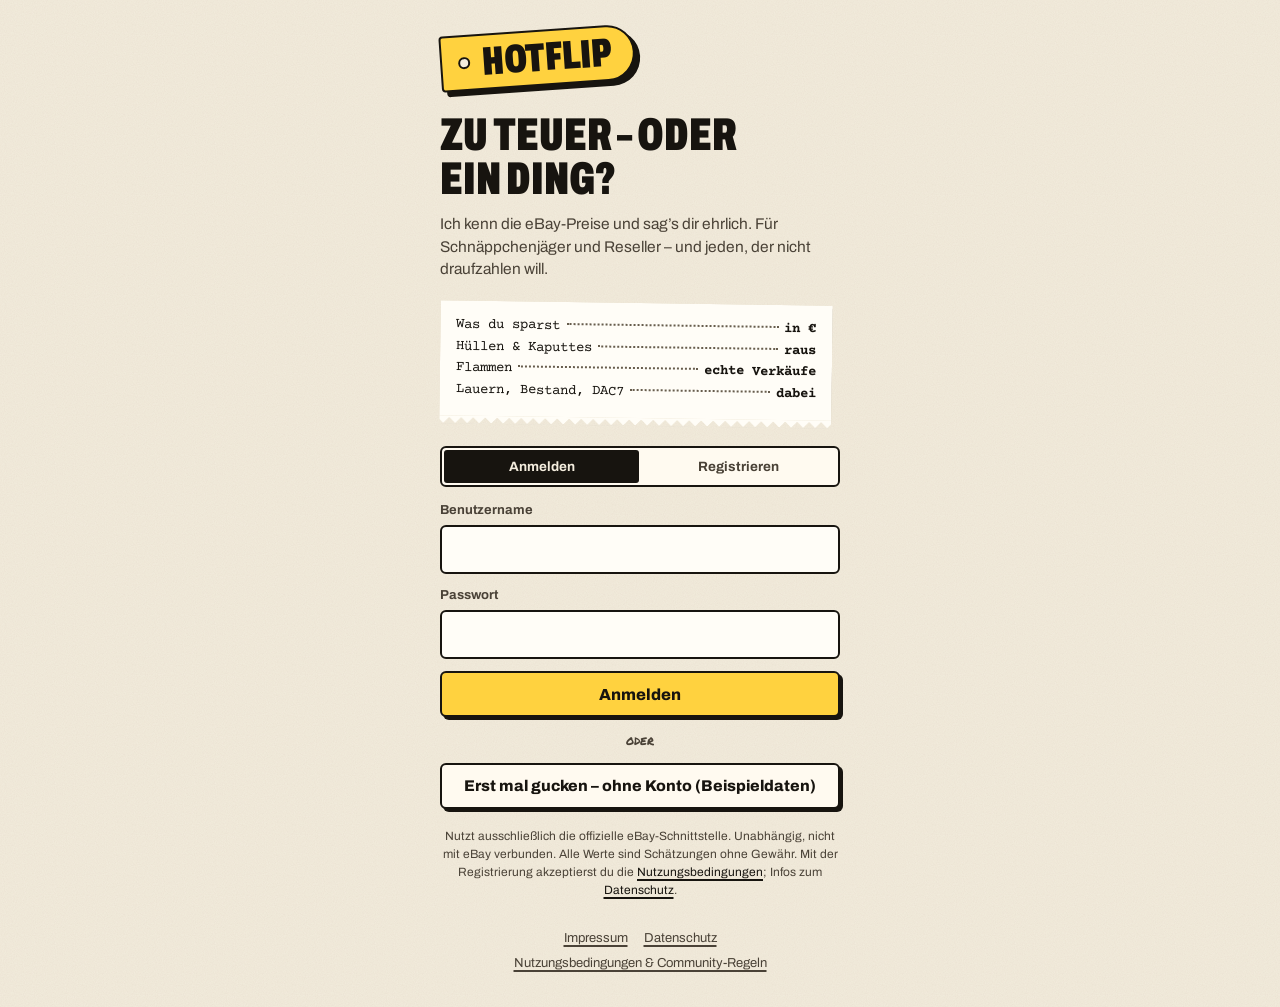
<file: index.html>
<!doctype html>
<html lang="de">
<head>
  <meta charset="utf-8">
  <meta name="viewport" content="width=device-width, initial-scale=1, viewport-fit=cover">
  <title>Hotflip – zu teuer oder ein Ding?</title>
  <meta name="description" content="Hotflip sagt dir bei eBay-Angeboten, ob der Preis ein Ding ist oder ob du drauflegst. Zubehör und Kaputtes fliegen raus, jeder Preis wird mit dem Marktpreis verglichen. Für jeden, der nicht zu viel zahlen will – Schnäppchenjäger, Reseller, alle anderen auch.">
  <meta name="theme-color" content="#f3ecdd">
  <meta name="color-scheme" content="light">
  <meta name="referrer" content="strict-origin-when-cross-origin">
  <meta http-equiv="Content-Security-Policy" content="default-src 'self'; script-src 'self'; style-src 'self' 'unsafe-inline'; img-src 'self' data: https://i.ebayimg.com https://*.ebayimg.com; font-src 'self'; connect-src 'self' https://*.supabase.co; manifest-src 'self'; worker-src 'self'; base-uri 'none'; form-action 'self'">
  <link rel="manifest" href="manifest.webmanifest">
  <link rel="icon" href="icons/icon.svg" type="image/svg+xml">
  <link rel="icon" href="icons/favicon-32.png" type="image/png" sizes="32x32">
  <link rel="icon" href="icons/favicon.ico" sizes="16x16 32x32 48x48">
  <link rel="apple-touch-icon" href="icons/icon-180.png">
  <meta name="apple-mobile-web-app-capable" content="yes">
  <meta name="apple-mobile-web-app-title" content="Hotflip">
  <meta name="application-name" content="Hotflip">
  <meta name="apple-mobile-web-app-status-bar-style" content="default">
  <link rel="preload" href="fonts/archivo-var.woff2" as="font" type="font/woff2" crossorigin>
  <link rel="stylesheet" href="app.css?v=1793739820">
</head>
<body>
  <div id="app"><div class="auth"><div class="sk" style="height:92px;width:92px;margin:0 auto;border-radius:6px"></div></div></div>
  <noscript><p style="padding:24px">Hotflip braucht JavaScript.</p></noscript>
  <script src="config.js?v=1793739820"></script>
  <script src="vendor/supabase.js?v=1793739820"></script>
  <script src="engine.js?v=1793739820"></script>
  <script src="mock.js?v=1793739820"></script>
  <script src="demo.js?v=1793739820"></script>
  <script src="app.js?v=1793739820"></script>
</body>
</html>
</file>
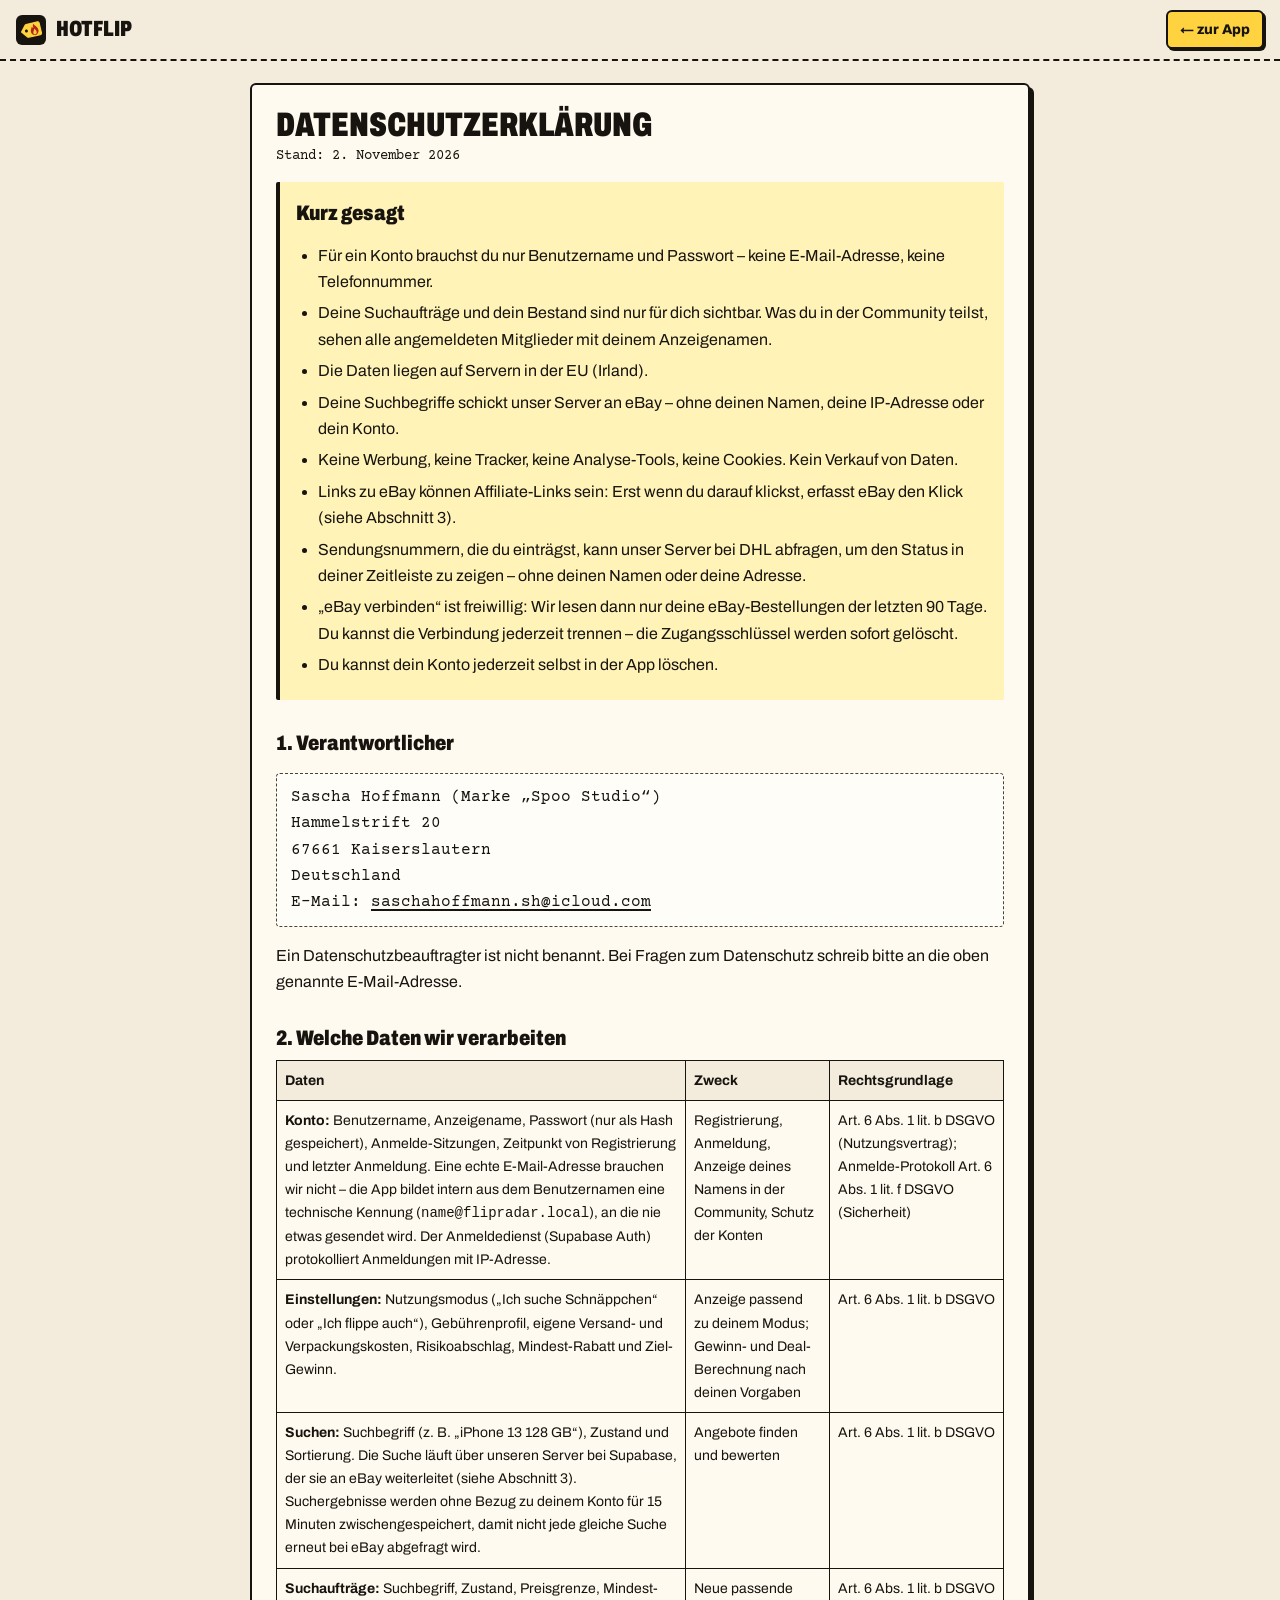
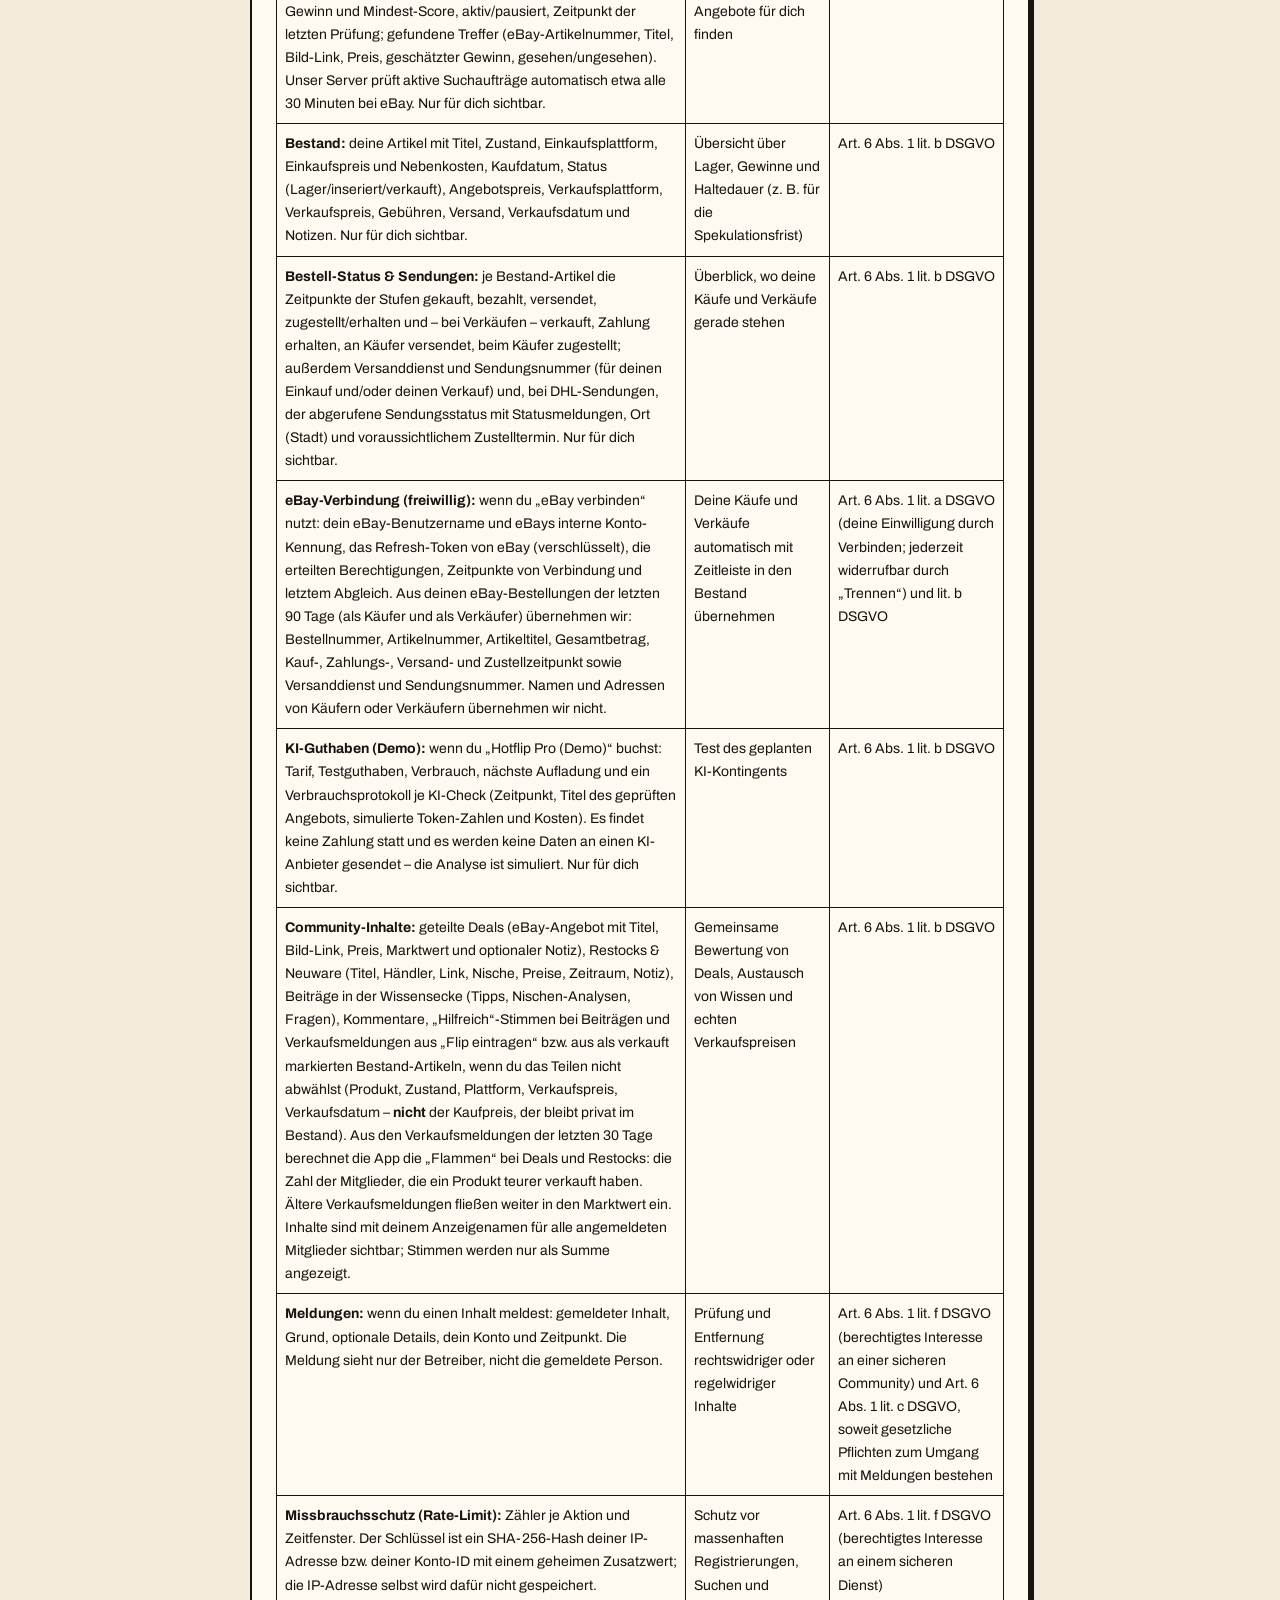
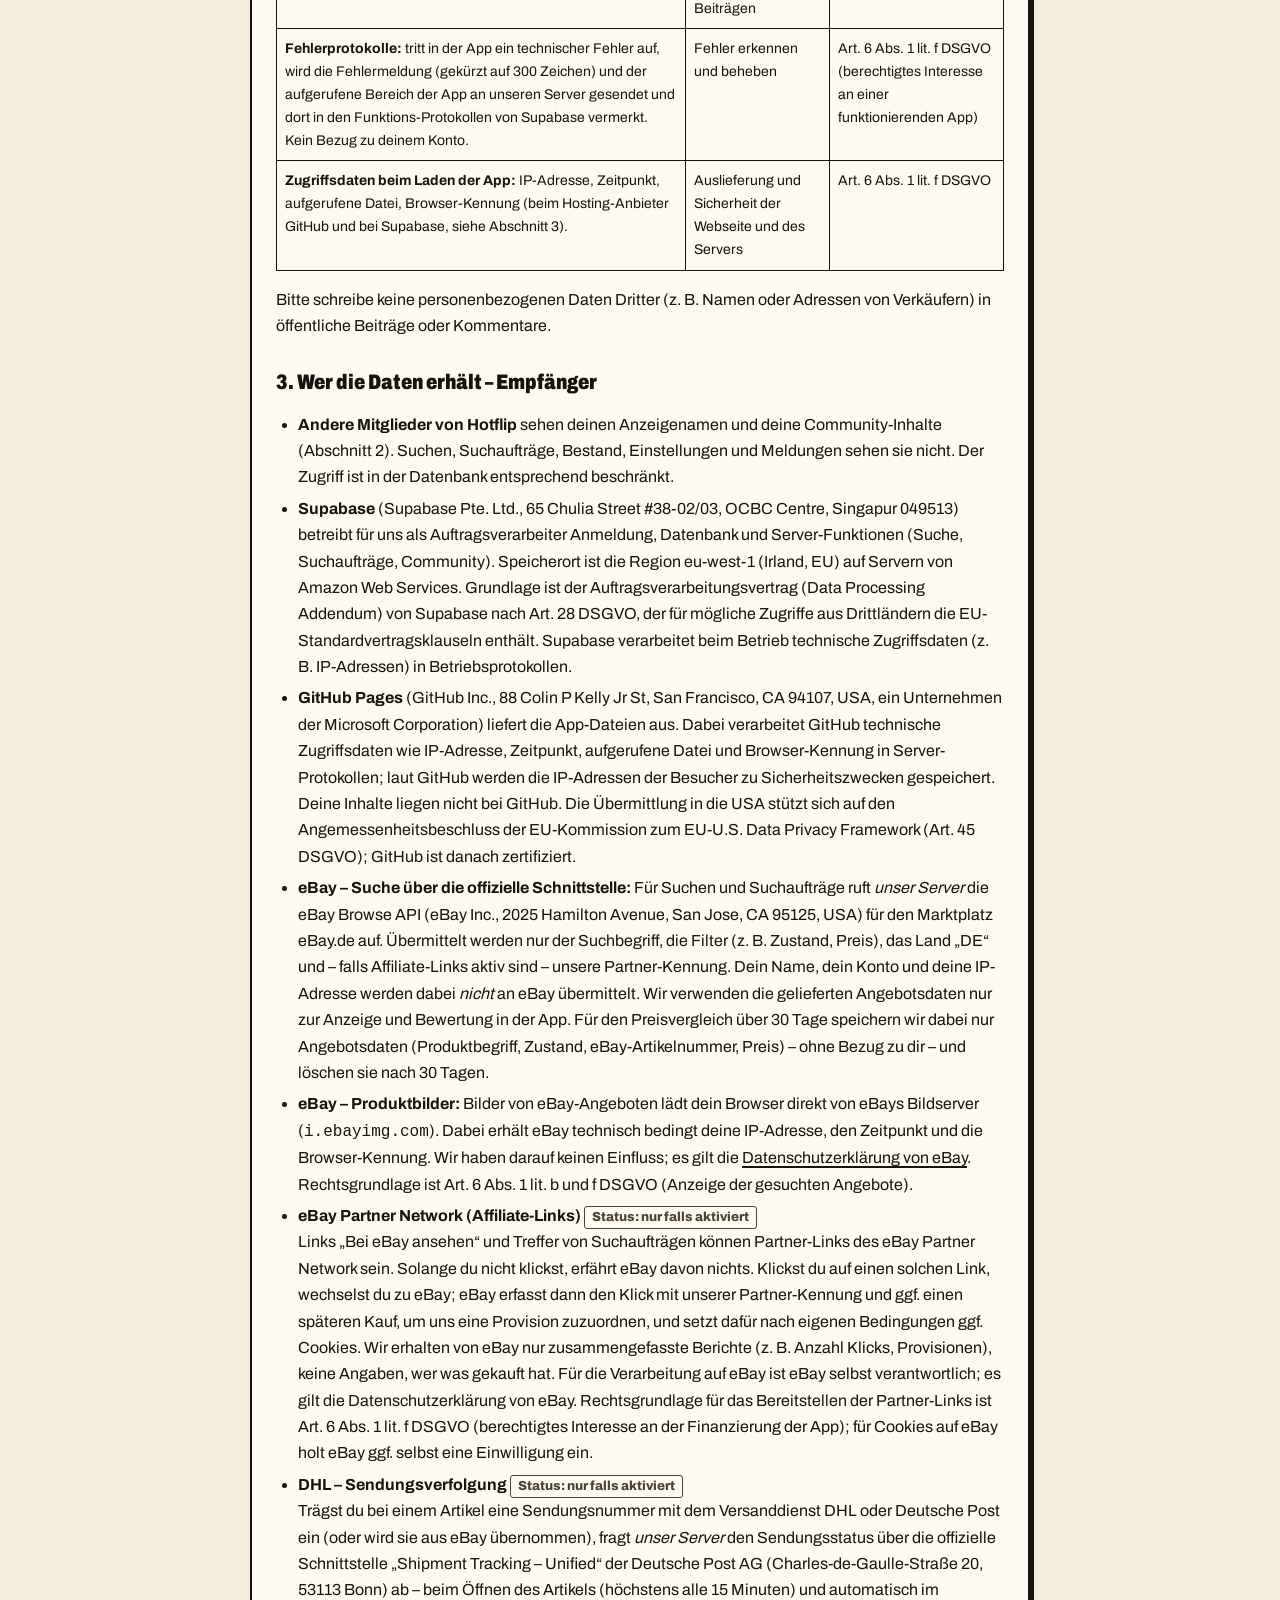
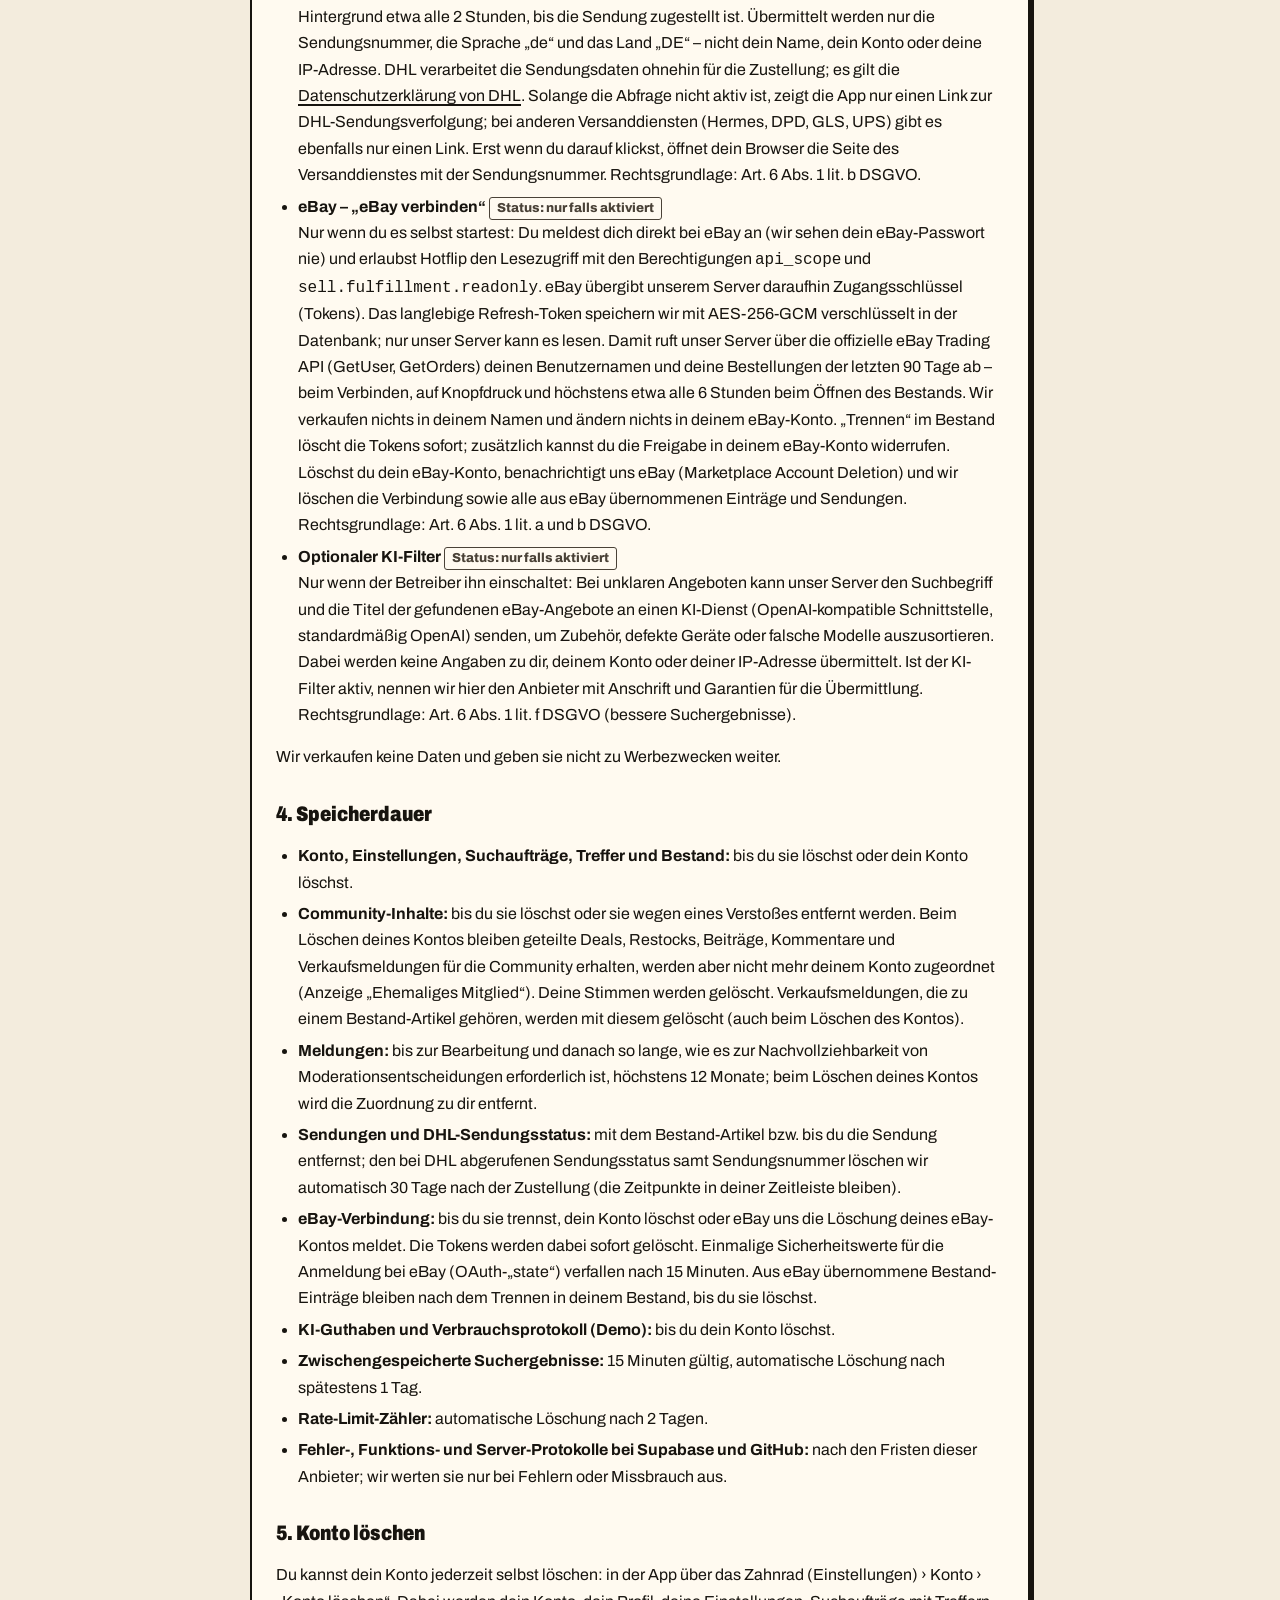
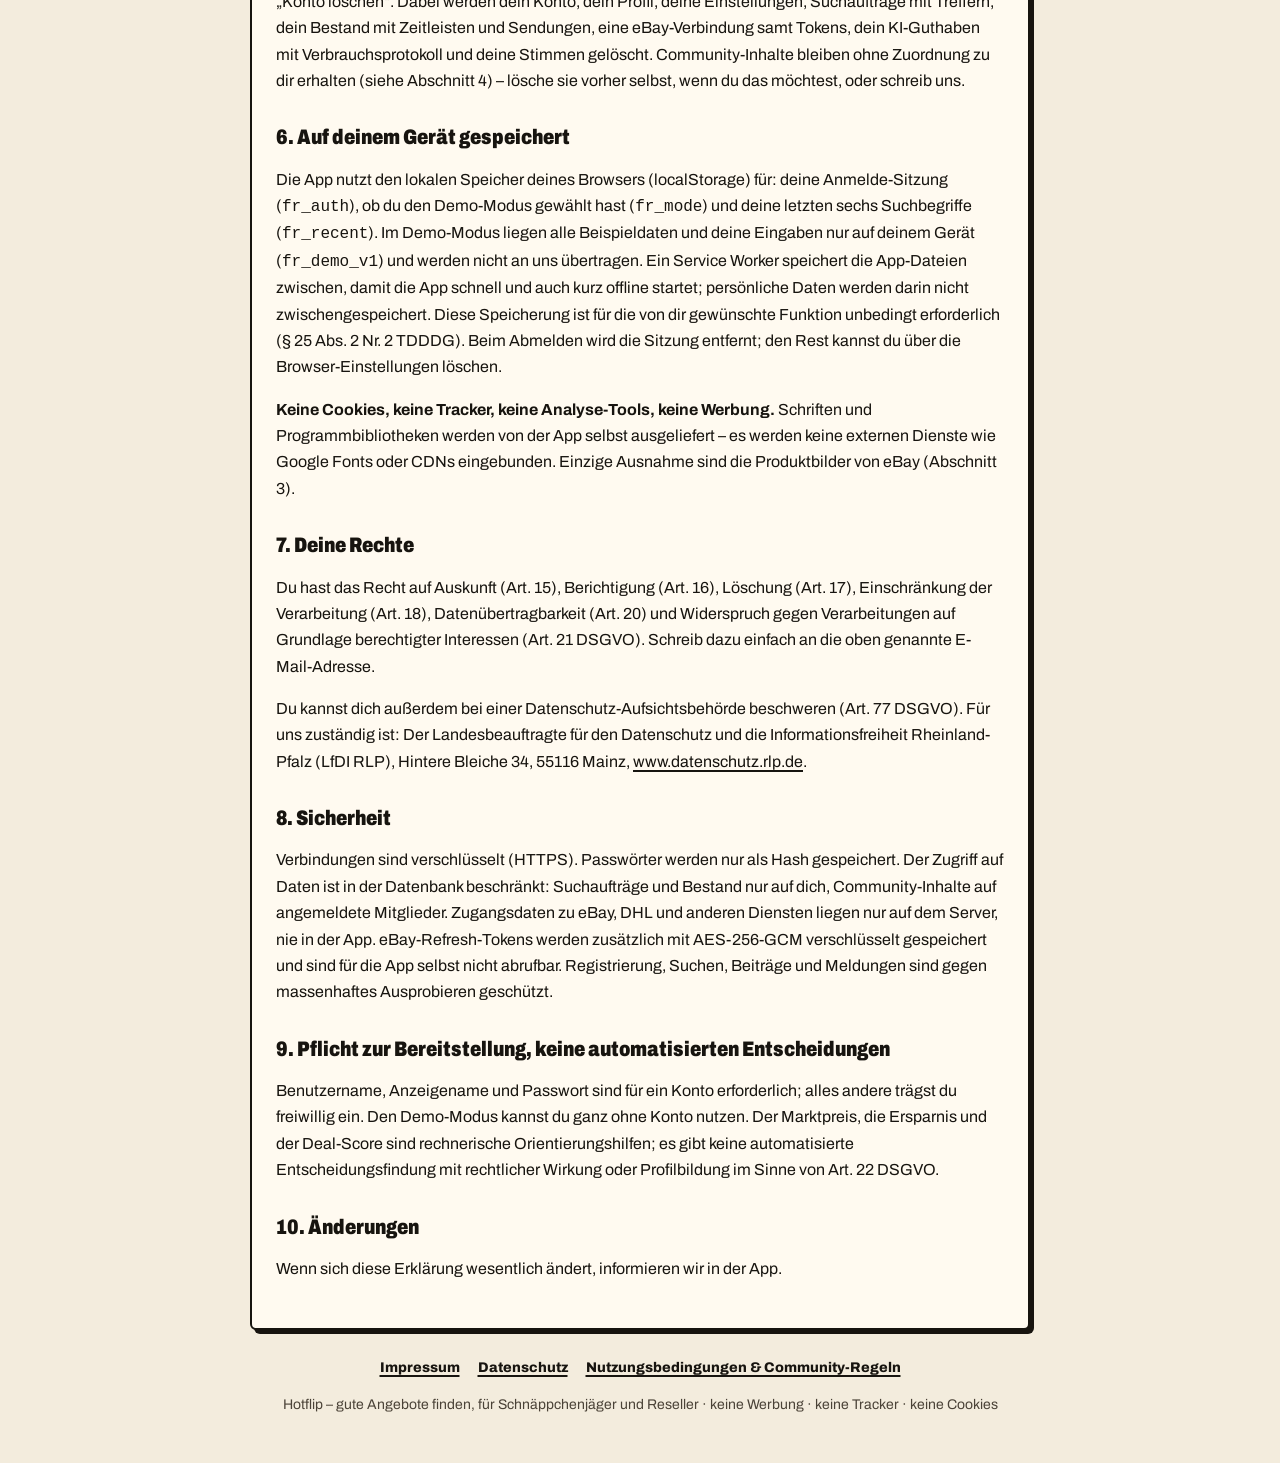
<file: datenschutz.html>
<!doctype html>
<html lang="de"><head><meta charset="utf-8"><meta name="viewport" content="width=device-width,initial-scale=1,viewport-fit=cover">
<meta http-equiv="Content-Security-Policy" content="default-src 'self'; script-src 'self'; style-src 'self'; img-src 'self' data:; connect-src 'self' https://*.supabase.co">
<title>Datenschutz – Hotflip</title><meta name="robots" content="noindex">
<meta name="theme-color" content="#f3ecdd"><link rel="icon" href="icons/icon.svg" type="image/svg+xml"><link rel="icon" href="icons/favicon-32.png" type="image/png" sizes="32x32"><link rel="stylesheet" href="legal.css?v=1793739820"></head>
<body><header class="lh"><a href="./" class="home"><img src="icons/icon.svg" alt="" width="30" height="30"><span>Hotflip</span></a><a href="./" class="back">← zur App</a></header>
<main class="lm">
<h1>Datenschutzerklärung</h1><p class="stand">Stand: 2. November 2026</p>
<div class="tldr"><h2 class="first">Kurz gesagt</h2><ul>
<li>Für ein Konto brauchst du nur Benutzername und Passwort – keine E-Mail-Adresse, keine Telefonnummer.</li>
<li>Deine Suchaufträge und dein Bestand sind nur für dich sichtbar. Was du in der Community teilst, sehen alle angemeldeten Mitglieder mit deinem Anzeigenamen.</li>
<li>Die Daten liegen auf Servern in der EU (Irland).</li>
<li>Deine Suchbegriffe schickt unser Server an eBay – ohne deinen Namen, deine IP-Adresse oder dein Konto.</li>
<li>Keine Werbung, keine Tracker, keine Analyse-Tools, keine Cookies. Kein Verkauf von Daten.</li>
<li>Links zu eBay können Affiliate-Links sein: Erst wenn du darauf klickst, erfasst eBay den Klick (siehe Abschnitt 3).</li>
<li>Sendungsnummern, die du einträgst, kann unser Server bei DHL abfragen, um den Status in deiner Zeitleiste zu zeigen – ohne deinen Namen oder deine Adresse.</li>
<li>„eBay verbinden“ ist freiwillig: Wir lesen dann nur deine eBay-Bestellungen der letzten 90 Tage. Du kannst die Verbindung jederzeit trennen – die Zugangsschlüssel werden sofort gelöscht.</li>
<li>Du kannst dein Konto jederzeit selbst in der App löschen.</li>
</ul></div>

<h2>1. Verantwortlicher</h2>
<p class="addr">Sascha Hoffmann (Marke „Spoo Studio“)<br>Hammelstrift 20<br>67661 Kaiserslautern<br>Deutschland<br>E-Mail: <a href="mailto:saschahoffmann.sh@icloud.com">saschahoffmann.sh@icloud.com</a></p>
<p>Ein Datenschutzbeauftragter ist nicht benannt. Bei Fragen zum Datenschutz schreib bitte an die oben genannte E-Mail-Adresse.</p>

<h2>2. Welche Daten wir verarbeiten</h2>
<table class="tbl"><thead><tr><th>Daten</th><th>Zweck</th><th>Rechtsgrundlage</th></tr></thead><tbody><tr><td><b>Konto:</b> Benutzername, Anzeigename, Passwort (nur als Hash gespeichert), Anmelde-Sitzungen, Zeitpunkt von Registrierung und letzter Anmeldung. Eine echte E-Mail-Adresse brauchen wir nicht – die App bildet intern aus dem Benutzernamen eine technische Kennung (<code>name@flipradar.local</code>), an die nie etwas gesendet wird. Der Anmeldedienst (Supabase Auth) protokolliert Anmeldungen mit IP-Adresse.</td><td>Registrierung, Anmeldung, Anzeige deines Namens in der Community, Schutz der Konten</td><td>Art. 6 Abs. 1 lit. b DSGVO (Nutzungsvertrag); Anmelde-Protokoll Art. 6 Abs. 1 lit. f DSGVO (Sicherheit)</td></tr><tr><td><b>Einstellungen:</b> Nutzungsmodus („Ich suche Schnäppchen“ oder „Ich flippe auch“), Gebührenprofil, eigene Versand- und Verpackungskosten, Risikoabschlag, Mindest-Rabatt und Ziel-Gewinn.</td><td>Anzeige passend zu deinem Modus; Gewinn- und Deal-Berechnung nach deinen Vorgaben</td><td>Art. 6 Abs. 1 lit. b DSGVO</td></tr><tr><td><b>Suchen:</b> Suchbegriff (z. B. „iPhone 13 128 GB“), Zustand und Sortierung. Die Suche läuft über unseren Server bei Supabase, der sie an eBay weiterleitet (siehe Abschnitt 3). Suchergebnisse werden ohne Bezug zu deinem Konto für 15 Minuten zwischengespeichert, damit nicht jede gleiche Suche erneut bei eBay abgefragt wird.</td><td>Angebote finden und bewerten</td><td>Art. 6 Abs. 1 lit. b DSGVO</td></tr><tr><td><b>Suchaufträge:</b> Suchbegriff, Zustand, Preisgrenze, Mindest-Gewinn und Mindest-Score, aktiv/pausiert, Zeitpunkt der letzten Prüfung; gefundene Treffer (eBay-Artikelnummer, Titel, Bild-Link, Preis, geschätzter Gewinn, gesehen/ungesehen). Unser Server prüft aktive Suchaufträge automatisch etwa alle 30 Minuten bei eBay. Nur für dich sichtbar.</td><td>Neue passende Angebote für dich finden</td><td>Art. 6 Abs. 1 lit. b DSGVO</td></tr><tr><td><b>Bestand:</b> deine Artikel mit Titel, Zustand, Einkaufsplattform, Einkaufspreis und Nebenkosten, Kaufdatum, Status (Lager/inseriert/verkauft), Angebotspreis, Verkaufsplattform, Verkaufspreis, Gebühren, Versand, Verkaufsdatum und Notizen. Nur für dich sichtbar.</td><td>Übersicht über Lager, Gewinne und Haltedauer (z. B. für die Spekulationsfrist)</td><td>Art. 6 Abs. 1 lit. b DSGVO</td></tr><tr><td><b>Bestell-Status &amp; Sendungen:</b> je Bestand-Artikel die Zeitpunkte der Stufen gekauft, bezahlt, versendet, zugestellt/erhalten und – bei Verkäufen – verkauft, Zahlung erhalten, an Käufer versendet, beim Käufer zugestellt; außerdem Versanddienst und Sendungsnummer (für deinen Einkauf und/oder deinen Verkauf) und, bei DHL-Sendungen, der abgerufene Sendungsstatus mit Statusmeldungen, Ort (Stadt) und voraussichtlichem Zustelltermin. Nur für dich sichtbar.</td><td>Überblick, wo deine Käufe und Verkäufe gerade stehen</td><td>Art. 6 Abs. 1 lit. b DSGVO</td></tr><tr><td><b>eBay-Verbindung (freiwillig):</b> wenn du „eBay verbinden“ nutzt: dein eBay-Benutzername und eBays interne Konto-Kennung, das Refresh-Token von eBay (verschlüsselt), die erteilten Berechtigungen, Zeitpunkte von Verbindung und letztem Abgleich. Aus deinen eBay-Bestellungen der letzten 90 Tage (als Käufer und als Verkäufer) übernehmen wir: Bestellnummer, Artikelnummer, Artikeltitel, Gesamtbetrag, Kauf-, Zahlungs-, Versand- und Zustellzeitpunkt sowie Versanddienst und Sendungsnummer. Namen und Adressen von Käufern oder Verkäufern übernehmen wir nicht.</td><td>Deine Käufe und Verkäufe automatisch mit Zeitleiste in den Bestand übernehmen</td><td>Art. 6 Abs. 1 lit. a DSGVO (deine Einwilligung durch Verbinden; jederzeit widerrufbar durch „Trennen“) und lit. b DSGVO</td></tr><tr><td><b>KI-Guthaben (Demo):</b> wenn du „Hotflip Pro (Demo)“ buchst: Tarif, Testguthaben, Verbrauch, nächste Aufladung und ein Verbrauchsprotokoll je KI-Check (Zeitpunkt, Titel des geprüften Angebots, simulierte Token-Zahlen und Kosten). Es findet keine Zahlung statt und es werden keine Daten an einen KI-Anbieter gesendet – die Analyse ist simuliert. Nur für dich sichtbar.</td><td>Test des geplanten KI-Kontingents</td><td>Art. 6 Abs. 1 lit. b DSGVO</td></tr><tr><td><b>Community-Inhalte:</b> geteilte Deals (eBay-Angebot mit Titel, Bild-Link, Preis, Marktwert und optionaler Notiz), Restocks &amp; Neuware (Titel, Händler, Link, Nische, Preise, Zeitraum, Notiz), Beiträge in der Wissensecke (Tipps, Nischen-Analysen, Fragen), Kommentare, „Hilfreich“-Stimmen bei Beiträgen und Verkaufsmeldungen aus „Flip eintragen“ bzw. aus als verkauft markierten Bestand-Artikeln, wenn du das Teilen nicht abwählst (Produkt, Zustand, Plattform, Verkaufspreis, Verkaufsdatum – <b>nicht</b> der Kaufpreis, der bleibt privat im Bestand). Aus den Verkaufsmeldungen der letzten 30 Tage berechnet die App die „Flammen“ bei Deals und Restocks: die Zahl der Mitglieder, die ein Produkt teurer verkauft haben. Ältere Verkaufsmeldungen fließen weiter in den Marktwert ein. Inhalte sind mit deinem Anzeigenamen für alle angemeldeten Mitglieder sichtbar; Stimmen werden nur als Summe angezeigt.</td><td>Gemeinsame Bewertung von Deals, Austausch von Wissen und echten Verkaufspreisen</td><td>Art. 6 Abs. 1 lit. b DSGVO</td></tr><tr><td><b>Meldungen:</b> wenn du einen Inhalt meldest: gemeldeter Inhalt, Grund, optionale Details, dein Konto und Zeitpunkt. Die Meldung sieht nur der Betreiber, nicht die gemeldete Person.</td><td>Prüfung und Entfernung rechtswidriger oder regelwidriger Inhalte</td><td>Art. 6 Abs. 1 lit. f DSGVO (berechtigtes Interesse an einer sicheren Community) und Art. 6 Abs. 1 lit. c DSGVO, soweit gesetzliche Pflichten zum Umgang mit Meldungen bestehen</td></tr><tr><td><b>Missbrauchsschutz (Rate-Limit):</b> Zähler je Aktion und Zeitfenster. Der Schlüssel ist ein SHA-256-Hash deiner IP-Adresse bzw. deiner Konto-ID mit einem geheimen Zusatzwert; die IP-Adresse selbst wird dafür nicht gespeichert.</td><td>Schutz vor massenhaften Registrierungen, Suchen und Beiträgen</td><td>Art. 6 Abs. 1 lit. f DSGVO (berechtigtes Interesse an einem sicheren Dienst)</td></tr><tr><td><b>Fehlerprotokolle:</b> tritt in der App ein technischer Fehler auf, wird die Fehlermeldung (gekürzt auf 300 Zeichen) und der aufgerufene Bereich der App an unseren Server gesendet und dort in den Funktions-Protokollen von Supabase vermerkt. Kein Bezug zu deinem Konto.</td><td>Fehler erkennen und beheben</td><td>Art. 6 Abs. 1 lit. f DSGVO (berechtigtes Interesse an einer funktionierenden App)</td></tr><tr><td><b>Zugriffsdaten beim Laden der App:</b> IP-Adresse, Zeitpunkt, aufgerufene Datei, Browser-Kennung (beim Hosting-Anbieter GitHub und bei Supabase, siehe Abschnitt 3).</td><td>Auslieferung und Sicherheit der Webseite und des Servers</td><td>Art. 6 Abs. 1 lit. f DSGVO</td></tr></tbody></table>
<p>Bitte schreibe keine personenbezogenen Daten Dritter (z. B. Namen oder Adressen von Verkäufern) in öffentliche Beiträge oder Kommentare.</p>

<h2>3. Wer die Daten erhält – Empfänger</h2>
<ul>
<li><b>Andere Mitglieder von Hotflip</b> sehen deinen Anzeigenamen und deine Community-Inhalte (Abschnitt 2). Suchen, Suchaufträge, Bestand, Einstellungen und Meldungen sehen sie nicht. Der Zugriff ist in der Datenbank entsprechend beschränkt.</li>
<li><b>Supabase</b> (Supabase Pte. Ltd., 65 Chulia Street #38-02/03, OCBC Centre, Singapur 049513) betreibt für uns als Auftragsverarbeiter Anmeldung, Datenbank und Server-Funktionen (Suche, Suchaufträge, Community). Speicherort ist die Region eu-west-1 (Irland, EU) auf Servern von Amazon Web Services. Grundlage ist der Auftragsverarbeitungsvertrag (Data Processing Addendum) von Supabase nach Art. 28 DSGVO, der für mögliche Zugriffe aus Drittländern die EU-Standardvertragsklauseln enthält. Supabase verarbeitet beim Betrieb technische Zugriffsdaten (z. B. IP-Adressen) in Betriebsprotokollen.</li>
<li><b>GitHub Pages</b> (GitHub Inc., 88 Colin P Kelly Jr St, San Francisco, CA 94107, USA, ein Unternehmen der Microsoft Corporation) liefert die App-Dateien aus. Dabei verarbeitet GitHub technische Zugriffsdaten wie IP-Adresse, Zeitpunkt, aufgerufene Datei und Browser-Kennung in Server-Protokollen; laut GitHub werden die IP-Adressen der Besucher zu Sicherheitszwecken gespeichert. Deine Inhalte liegen nicht bei GitHub. Die Übermittlung in die USA stützt sich auf den Angemessenheitsbeschluss der EU-Kommission zum EU-U.S. Data Privacy Framework (Art. 45 DSGVO); GitHub ist danach zertifiziert.</li>
<li><b>eBay – Suche über die offizielle Schnittstelle:</b> Für Suchen und Suchaufträge ruft <em>unser Server</em> die eBay Browse API (eBay Inc., 2025 Hamilton Avenue, San Jose, CA 95125, USA) für den Marktplatz eBay.de auf. Übermittelt werden nur der Suchbegriff, die Filter (z. B. Zustand, Preis), das Land „DE“ und – falls Affiliate-Links aktiv sind – unsere Partner-Kennung. Dein Name, dein Konto und deine IP-Adresse werden dabei <em>nicht</em> an eBay übermittelt. Wir verwenden die gelieferten Angebotsdaten nur zur Anzeige und Bewertung in der App. Für den Preisvergleich über 30 Tage speichern wir dabei nur Angebotsdaten (Produktbegriff, Zustand, eBay-Artikelnummer, Preis) – ohne Bezug zu dir – und löschen sie nach 30 Tagen.</li>
<li><b>eBay – Produktbilder:</b> Bilder von eBay-Angeboten lädt dein Browser direkt von eBays Bildserver (<code>i.ebayimg.com</code>). Dabei erhält eBay technisch bedingt deine IP-Adresse, den Zeitpunkt und die Browser-Kennung. Wir haben darauf keinen Einfluss; es gilt die <a href="https://www.ebay.de/help/policies/member-behaviour-policies/datenschutzerklrung?id=4260" target="_blank" rel="noopener">Datenschutzerklärung von eBay</a>. Rechtsgrundlage ist Art. 6 Abs. 1 lit. b und f DSGVO (Anzeige der gesuchten Angebote).</li>
<li><b>eBay Partner Network (Affiliate-Links)</b> <span class="status" id="st-aff">Status: nur falls aktiviert</span><br>Links „Bei eBay ansehen“ und Treffer von Suchaufträgen können Partner-Links des eBay Partner Network sein. Solange du nicht klickst, erfährt eBay davon nichts. Klickst du auf einen solchen Link, wechselst du zu eBay; eBay erfasst dann den Klick mit unserer Partner-Kennung und ggf. einen späteren Kauf, um uns eine Provision zuzuordnen, und setzt dafür nach eigenen Bedingungen ggf. Cookies. Wir erhalten von eBay nur zusammengefasste Berichte (z. B. Anzahl Klicks, Provisionen), keine Angaben, wer was gekauft hat. Für die Verarbeitung auf eBay ist eBay selbst verantwortlich; es gilt die Datenschutzerklärung von eBay. Rechtsgrundlage für das Bereitstellen der Partner-Links ist Art. 6 Abs. 1 lit. f DSGVO (berechtigtes Interesse an der Finanzierung der App); für Cookies auf eBay holt eBay ggf. selbst eine Einwilligung ein.</li>
<li><b>DHL – Sendungsverfolgung</b> <span class="status" id="st-dhl">Status: nur falls aktiviert</span><br>Trägst du bei einem Artikel eine Sendungsnummer mit dem Versanddienst DHL oder Deutsche Post ein (oder wird sie aus eBay übernommen), fragt <em>unser Server</em> den Sendungsstatus über die offizielle Schnittstelle „Shipment Tracking – Unified“ der Deutsche Post AG (Charles-de-Gaulle-Straße 20, 53113 Bonn) ab – beim Öffnen des Artikels (höchstens alle 15 Minuten) und automatisch im Hintergrund etwa alle 2 Stunden, bis die Sendung zugestellt ist. Übermittelt werden nur die Sendungsnummer, die Sprache „de“ und das Land „DE“ – nicht dein Name, dein Konto oder deine IP-Adresse. DHL verarbeitet die Sendungsdaten ohnehin für die Zustellung; es gilt die <a href="https://www.dhl.de/de/toolbar/footer/datenschutz.html" target="_blank" rel="noopener">Datenschutzerklärung von DHL</a>. Solange die Abfrage nicht aktiv ist, zeigt die App nur einen Link zur DHL-Sendungsverfolgung; bei anderen Versanddiensten (Hermes, DPD, GLS, UPS) gibt es ebenfalls nur einen Link. Erst wenn du darauf klickst, öffnet dein Browser die Seite des Versanddienstes mit der Sendungsnummer. Rechtsgrundlage: Art. 6 Abs. 1 lit. b DSGVO.</li>
<li><b>eBay – „eBay verbinden“</b> <span class="status" id="st-ebc">Status: nur falls aktiviert</span><br>Nur wenn du es selbst startest: Du meldest dich direkt bei eBay an (wir sehen dein eBay-Passwort nie) und erlaubst Hotflip den Lesezugriff mit den Berechtigungen <code>api_scope</code> und <code>sell.fulfillment.readonly</code>. eBay übergibt unserem Server daraufhin Zugangsschlüssel (Tokens). Das langlebige Refresh-Token speichern wir mit AES-256-GCM verschlüsselt in der Datenbank; nur unser Server kann es lesen. Damit ruft unser Server über die offizielle eBay Trading API (GetUser, GetOrders) deinen Benutzernamen und deine Bestellungen der letzten 90 Tage ab – beim Verbinden, auf Knopfdruck und höchstens etwa alle 6 Stunden beim Öffnen des Bestands. Wir verkaufen nichts in deinem Namen und ändern nichts in deinem eBay-Konto. „Trennen“ im Bestand löscht die Tokens sofort; zusätzlich kannst du die Freigabe in deinem eBay-Konto widerrufen. Löschst du dein eBay-Konto, benachrichtigt uns eBay (Marketplace Account Deletion) und wir löschen die Verbindung sowie alle aus eBay übernommenen Einträge und Sendungen. Rechtsgrundlage: Art. 6 Abs. 1 lit. a und b DSGVO.</li>
<li><b>Optionaler KI-Filter</b> <span class="status" id="st-llm">Status: nur falls aktiviert</span><br>Nur wenn der Betreiber ihn einschaltet: Bei unklaren Angeboten kann unser Server den Suchbegriff und die Titel der gefundenen eBay-Angebote an einen KI-Dienst (OpenAI-kompatible Schnittstelle, standardmäßig OpenAI) senden, um Zubehör, defekte Geräte oder falsche Modelle auszusortieren. Dabei werden keine Angaben zu dir, deinem Konto oder deiner IP-Adresse übermittelt. Ist der KI-Filter aktiv, nennen wir hier den Anbieter mit Anschrift und Garantien für die Übermittlung. Rechtsgrundlage: Art. 6 Abs. 1 lit. f DSGVO (bessere Suchergebnisse).</li>
</ul>
<p>Wir verkaufen keine Daten und geben sie nicht zu Werbezwecken weiter.</p>

<h2>4. Speicherdauer</h2>
<ul>
<li><b>Konto, Einstellungen, Suchaufträge, Treffer und Bestand:</b> bis du sie löschst oder dein Konto löschst.</li>
<li><b>Community-Inhalte:</b> bis du sie löschst oder sie wegen eines Verstoßes entfernt werden. Beim Löschen deines Kontos bleiben geteilte Deals, Restocks, Beiträge, Kommentare und Verkaufsmeldungen für die Community erhalten, werden aber nicht mehr deinem Konto zugeordnet (Anzeige „Ehemaliges Mitglied“). Deine Stimmen werden gelöscht. Verkaufsmeldungen, die zu einem Bestand-Artikel gehören, werden mit diesem gelöscht (auch beim Löschen des Kontos).</li>
<li><b>Meldungen:</b> bis zur Bearbeitung und danach so lange, wie es zur Nachvollziehbarkeit von Moderationsentscheidungen erforderlich ist, höchstens 12 Monate; beim Löschen deines Kontos wird die Zuordnung zu dir entfernt.</li>
<li><b>Sendungen und DHL-Sendungsstatus:</b> mit dem Bestand-Artikel bzw. bis du die Sendung entfernst; den bei DHL abgerufenen Sendungsstatus samt Sendungsnummer löschen wir automatisch 30 Tage nach der Zustellung (die Zeitpunkte in deiner Zeitleiste bleiben).</li>
<li><b>eBay-Verbindung:</b> bis du sie trennst, dein Konto löschst oder eBay uns die Löschung deines eBay-Kontos meldet. Die Tokens werden dabei sofort gelöscht. Einmalige Sicherheitswerte für die Anmeldung bei eBay (OAuth-„state“) verfallen nach 15 Minuten. Aus eBay übernommene Bestand-Einträge bleiben nach dem Trennen in deinem Bestand, bis du sie löschst.</li>
<li><b>KI-Guthaben und Verbrauchsprotokoll (Demo):</b> bis du dein Konto löschst.</li>
<li><b>Zwischengespeicherte Suchergebnisse:</b> 15 Minuten gültig, automatische Löschung nach spätestens 1 Tag.</li>
<li><b>Rate-Limit-Zähler:</b> automatische Löschung nach 2 Tagen.</li>
<li><b>Fehler-, Funktions- und Server-Protokolle bei Supabase und GitHub:</b> nach den Fristen dieser Anbieter; wir werten sie nur bei Fehlern oder Missbrauch aus.</li>
</ul>

<h2>5. Konto löschen</h2>
<p>Du kannst dein Konto jederzeit selbst löschen: in der App über das Zahnrad (Einstellungen) › Konto › „Konto löschen“. Dabei werden dein Konto, dein Profil, deine Einstellungen, Suchaufträge mit Treffern, dein Bestand mit Zeitleisten und Sendungen, eine eBay-Verbindung samt Tokens, dein KI-Guthaben mit Verbrauchsprotokoll und deine Stimmen gelöscht. Community-Inhalte bleiben ohne Zuordnung zu dir erhalten (siehe Abschnitt 4) – lösche sie vorher selbst, wenn du das möchtest, oder schreib uns.</p>

<h2>6. Auf deinem Gerät gespeichert</h2>
<p>Die App nutzt den lokalen Speicher deines Browsers (localStorage) für: deine Anmelde-Sitzung (<code>fr_auth</code>), ob du den Demo-Modus gewählt hast (<code>fr_mode</code>) und deine letzten sechs Suchbegriffe (<code>fr_recent</code>). Im Demo-Modus liegen alle Beispieldaten und deine Eingaben nur auf deinem Gerät (<code>fr_demo_v1</code>) und werden nicht an uns übertragen. Ein Service Worker speichert die App-Dateien zwischen, damit die App schnell und auch kurz offline startet; persönliche Daten werden darin nicht zwischengespeichert. Diese Speicherung ist für die von dir gewünschte Funktion unbedingt erforderlich (§ 25 Abs. 2 Nr. 2 TDDDG). Beim Abmelden wird die Sitzung entfernt; den Rest kannst du über die Browser-Einstellungen löschen.</p>
<p><b>Keine Cookies, keine Tracker, keine Analyse-Tools, keine Werbung.</b> Schriften und Programmbibliotheken werden von der App selbst ausgeliefert – es werden keine externen Dienste wie Google Fonts oder CDNs eingebunden. Einzige Ausnahme sind die Produktbilder von eBay (Abschnitt 3).</p>

<h2>7. Deine Rechte</h2>
<p>Du hast das Recht auf Auskunft (Art. 15), Berichtigung (Art. 16), Löschung (Art. 17), Einschränkung der Verarbeitung (Art. 18), Datenübertragbarkeit (Art. 20) und Widerspruch gegen Verarbeitungen auf Grundlage berechtigter Interessen (Art. 21 DSGVO). Schreib dazu einfach an die oben genannte E-Mail-Adresse.</p>
<p>Du kannst dich außerdem bei einer Datenschutz-Aufsichtsbehörde beschweren (Art. 77 DSGVO). Für uns zuständig ist: Der Landesbeauftragte für den Datenschutz und die Informationsfreiheit Rheinland-Pfalz (LfDI RLP), Hintere Bleiche 34, 55116 Mainz, <a href="https://www.datenschutz.rlp.de" target="_blank" rel="noopener">www.datenschutz.rlp.de</a>.</p>

<h2>8. Sicherheit</h2>
<p>Verbindungen sind verschlüsselt (HTTPS). Passwörter werden nur als Hash gespeichert. Der Zugriff auf Daten ist in der Datenbank beschränkt: Suchaufträge und Bestand nur auf dich, Community-Inhalte auf angemeldete Mitglieder. Zugangsdaten zu eBay, DHL und anderen Diensten liegen nur auf dem Server, nie in der App. eBay-Refresh-Tokens werden zusätzlich mit AES-256-GCM verschlüsselt gespeichert und sind für die App selbst nicht abrufbar. Registrierung, Suchen, Beiträge und Meldungen sind gegen massenhaftes Ausprobieren geschützt.</p>

<h2>9. Pflicht zur Bereitstellung, keine automatisierten Entscheidungen</h2>
<p>Benutzername, Anzeigename und Passwort sind für ein Konto erforderlich; alles andere trägst du freiwillig ein. Den Demo-Modus kannst du ganz ohne Konto nutzen. Der Marktpreis, die Ersparnis und der Deal-Score sind rechnerische Orientierungshilfen; es gibt keine automatisierte Entscheidungsfindung mit rechtlicher Wirkung oder Profilbildung im Sinne von Art. 22 DSGVO.</p>

<h2>10. Änderungen</h2>
<p>Wenn sich diese Erklärung wesentlich ändert, informieren wir in der App.</p>
</main>
<footer class="lf"><nav><a href="impressum.html">Impressum</a><a href="datenschutz.html">Datenschutz</a><a href="regeln.html">Nutzungsbedingungen &amp; Community-Regeln</a></nav><p>Hotflip – gute Angebote finden, für Schnäppchenjäger und Reseller · keine Werbung · keine Tracker · keine Cookies</p></footer><script src="config.js?v=1793739820"></script><script src="legal.js?v=1793739820"></script></body></html>
</file>
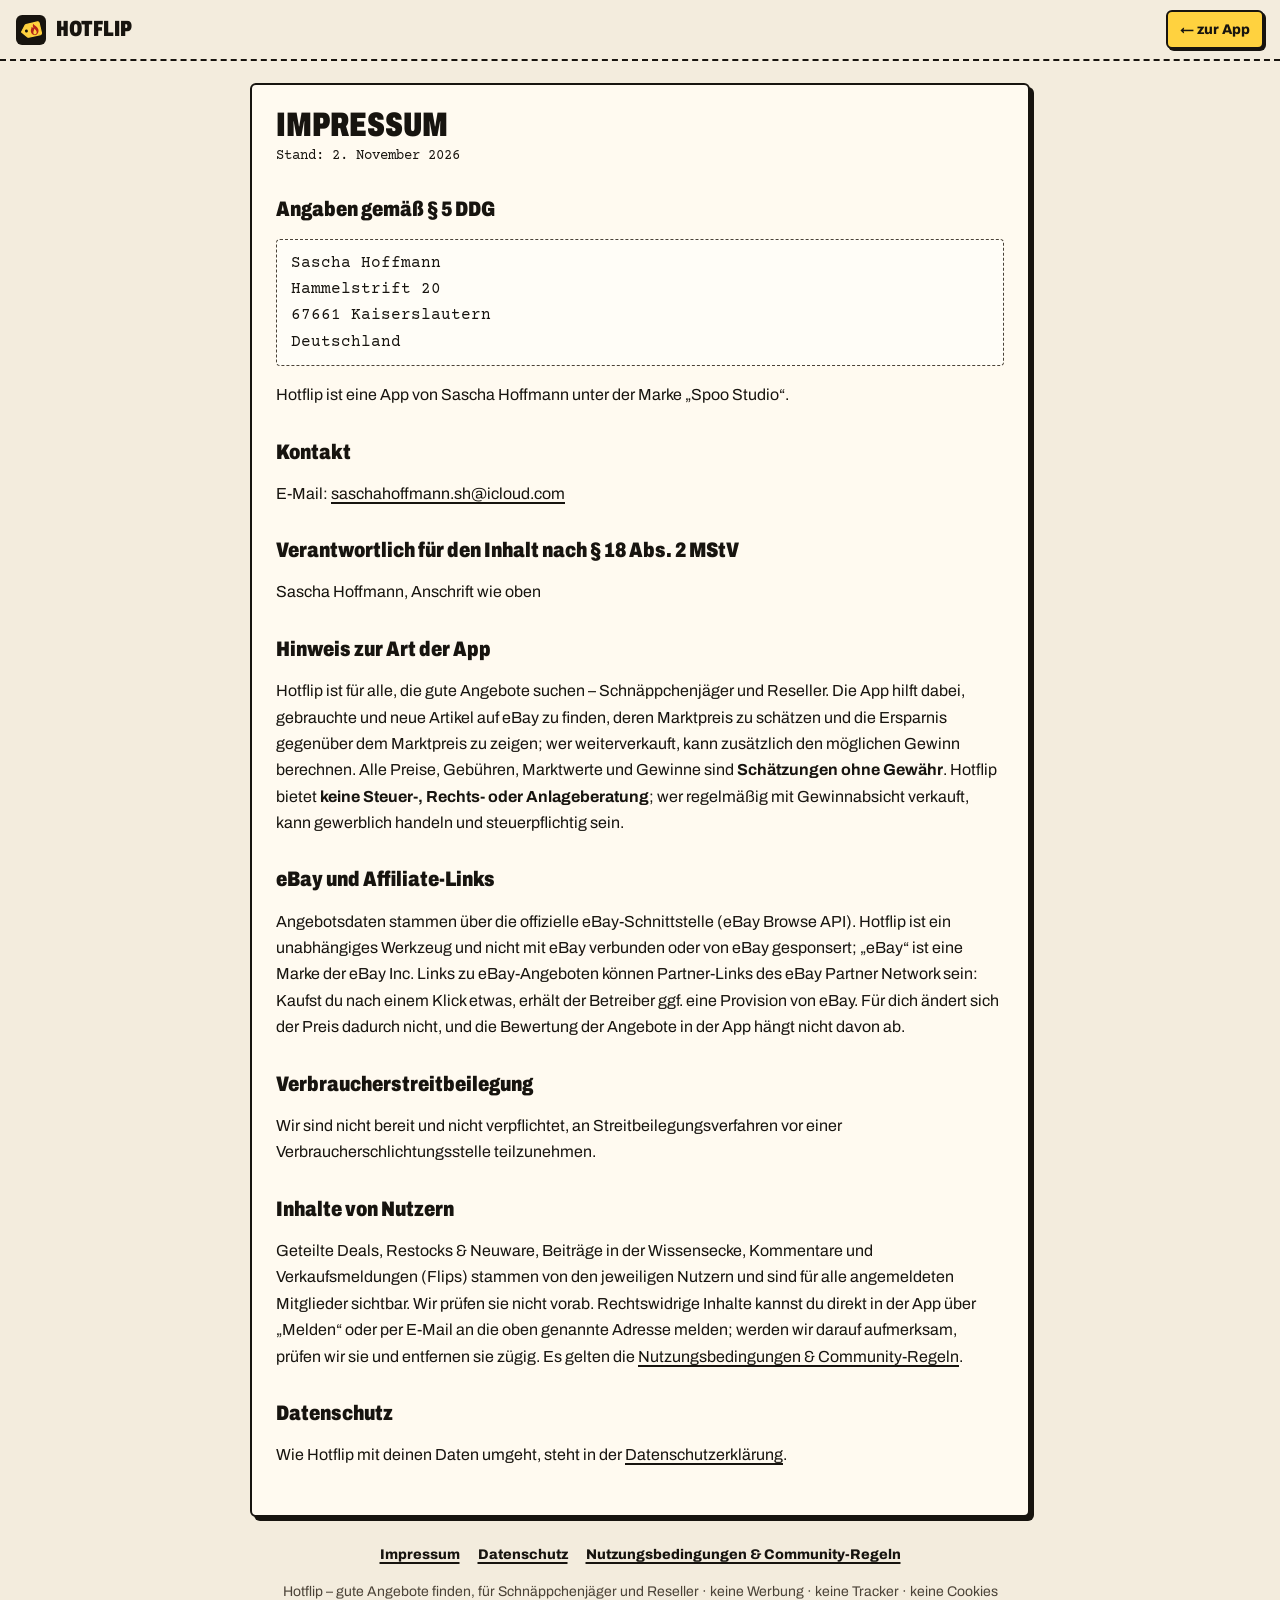
<file: impressum.html>
<!doctype html>
<html lang="de"><head><meta charset="utf-8"><meta name="viewport" content="width=device-width,initial-scale=1,viewport-fit=cover">
<meta http-equiv="Content-Security-Policy" content="default-src 'self'; script-src 'self'; style-src 'self'; img-src 'self' data:; connect-src 'self' https://*.supabase.co">
<title>Impressum – Hotflip</title><meta name="robots" content="noindex">
<meta name="theme-color" content="#f3ecdd"><link rel="icon" href="icons/icon.svg" type="image/svg+xml"><link rel="icon" href="icons/favicon-32.png" type="image/png" sizes="32x32"><link rel="stylesheet" href="legal.css?v=1793739820"></head>
<body><header class="lh"><a href="./" class="home"><img src="icons/icon.svg" alt="" width="30" height="30"><span>Hotflip</span></a><a href="./" class="back">← zur App</a></header>
<main class="lm">
<h1>Impressum</h1><p class="stand">Stand: 2. November 2026</p>
<h2>Angaben gemäß § 5 DDG</h2>
<p class="addr">Sascha Hoffmann<br>Hammelstrift 20<br>67661 Kaiserslautern<br>Deutschland</p>
<p>Hotflip ist eine App von Sascha Hoffmann unter der Marke „Spoo Studio“.</p>
<h2>Kontakt</h2>
<p>E-Mail: <a href="mailto:saschahoffmann.sh@icloud.com">saschahoffmann.sh@icloud.com</a></p>
<h2>Verantwortlich für den Inhalt nach § 18 Abs. 2 MStV</h2>
<p>Sascha Hoffmann, Anschrift wie oben</p>
<h2>Hinweis zur Art der App</h2>
<p>Hotflip ist für alle, die gute Angebote suchen – Schnäppchenjäger und Reseller. Die App hilft dabei, gebrauchte und neue Artikel auf eBay zu finden, deren Marktpreis zu schätzen und die Ersparnis gegenüber dem Marktpreis zu zeigen; wer weiterverkauft, kann zusätzlich den möglichen Gewinn berechnen. Alle Preise, Gebühren, Marktwerte und Gewinne sind <strong>Schätzungen ohne Gewähr</strong>. Hotflip bietet <strong>keine Steuer-, Rechts- oder Anlageberatung</strong>; wer regelmäßig mit Gewinnabsicht verkauft, kann gewerblich handeln und steuerpflichtig sein.</p>
<h2>eBay und Affiliate-Links</h2>
<p>Angebotsdaten stammen über die offizielle eBay-Schnittstelle (eBay Browse API). Hotflip ist ein unabhängiges Werkzeug und nicht mit eBay verbunden oder von eBay gesponsert; „eBay“ ist eine Marke der eBay Inc. Links zu eBay-Angeboten können Partner-Links des eBay Partner Network sein: Kaufst du nach einem Klick etwas, erhält der Betreiber ggf. eine Provision von eBay. Für dich ändert sich der Preis dadurch nicht, und die Bewertung der Angebote in der App hängt nicht davon ab.</p>
<h2>Verbraucherstreitbeilegung</h2>
<p>Wir sind nicht bereit und nicht verpflichtet, an Streitbeilegungsverfahren vor einer Verbraucherschlichtungsstelle teilzunehmen.</p>
<h2>Inhalte von Nutzern</h2>
<p>Geteilte Deals, Restocks &amp; Neuware, Beiträge in der Wissensecke, Kommentare und Verkaufsmeldungen (Flips) stammen von den jeweiligen Nutzern und sind für alle angemeldeten Mitglieder sichtbar. Wir prüfen sie nicht vorab. Rechtswidrige Inhalte kannst du direkt in der App über „Melden“ oder per E-Mail an die oben genannte Adresse melden; werden wir darauf aufmerksam, prüfen wir sie und entfernen sie zügig. Es gelten die <a href="regeln.html">Nutzungsbedingungen &amp; Community-Regeln</a>.</p>
<h2>Datenschutz</h2>
<p>Wie Hotflip mit deinen Daten umgeht, steht in der <a href="datenschutz.html">Datenschutzerklärung</a>.</p>
</main>
<footer class="lf"><nav><a href="impressum.html">Impressum</a><a href="datenschutz.html">Datenschutz</a><a href="regeln.html">Nutzungsbedingungen &amp; Community-Regeln</a></nav><p>Hotflip – gute Angebote finden, für Schnäppchenjäger und Reseller · keine Werbung · keine Tracker · keine Cookies</p></footer></body></html>
</file>
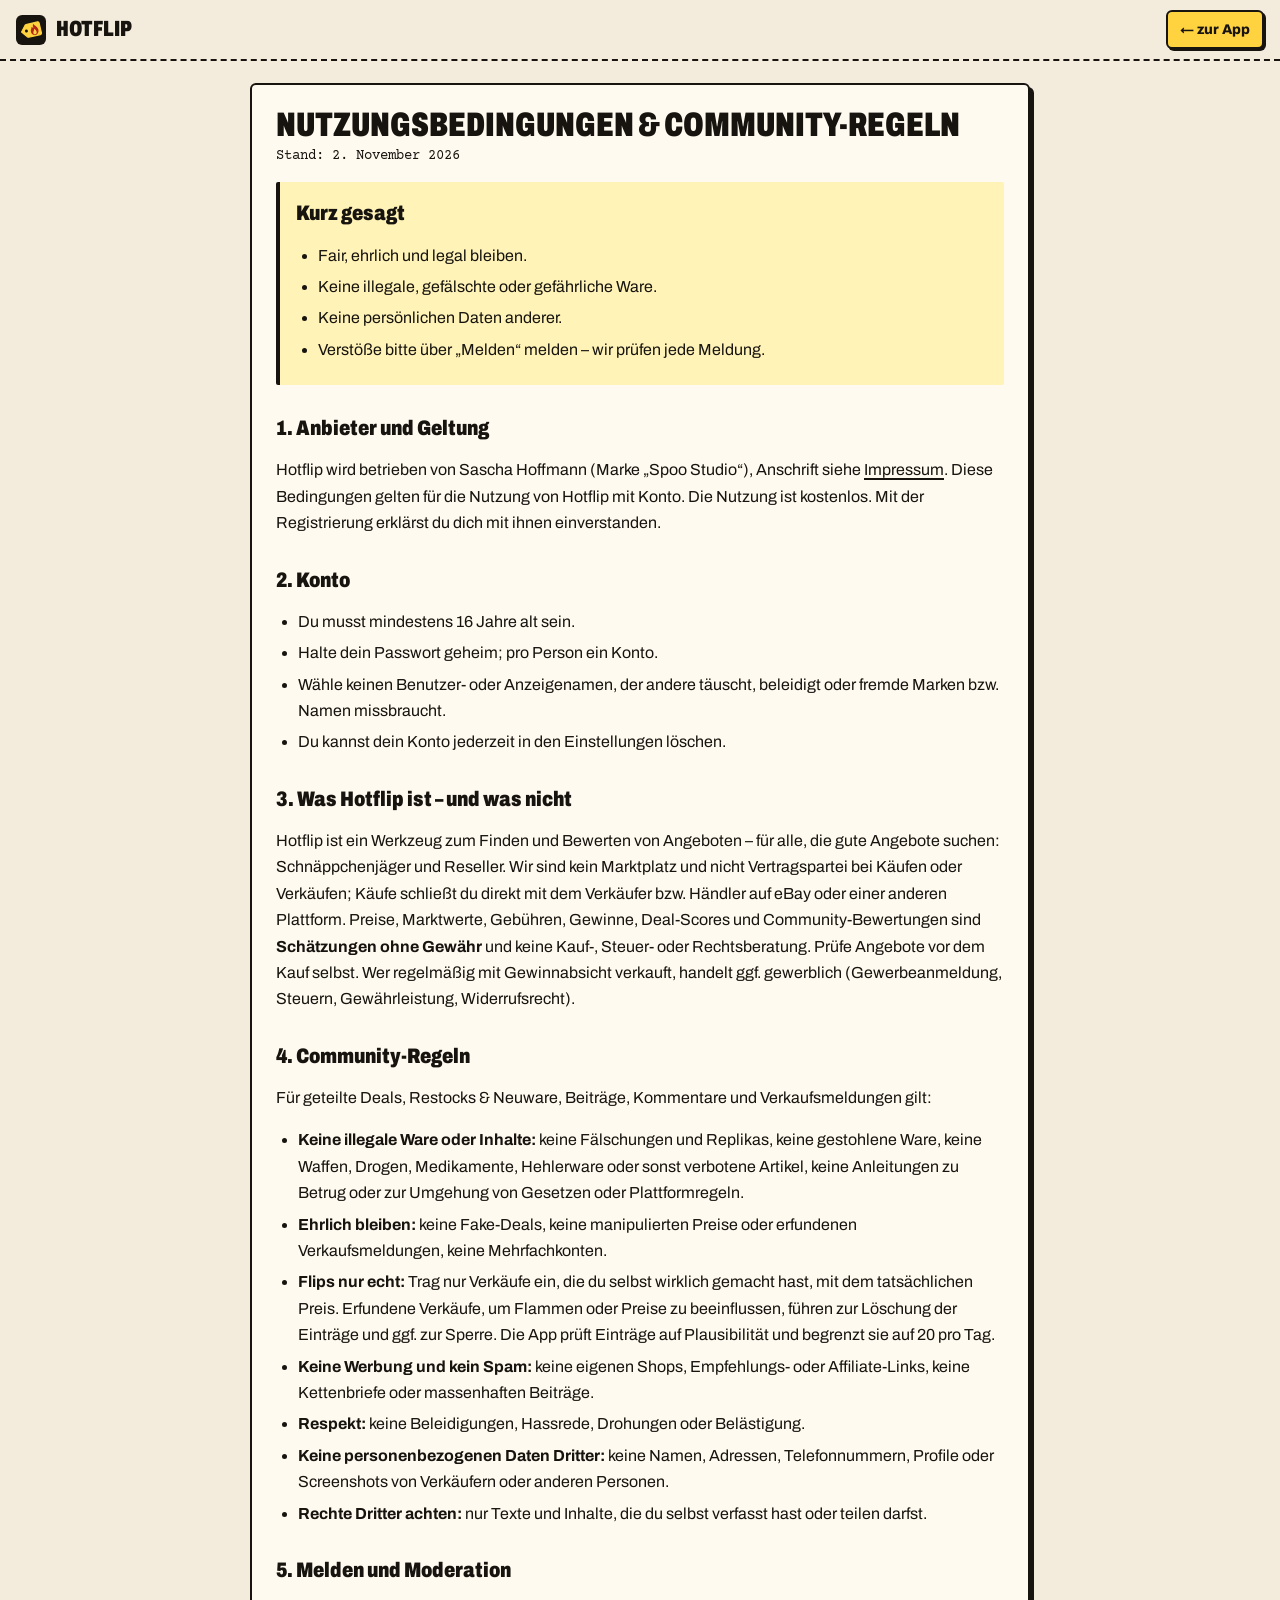
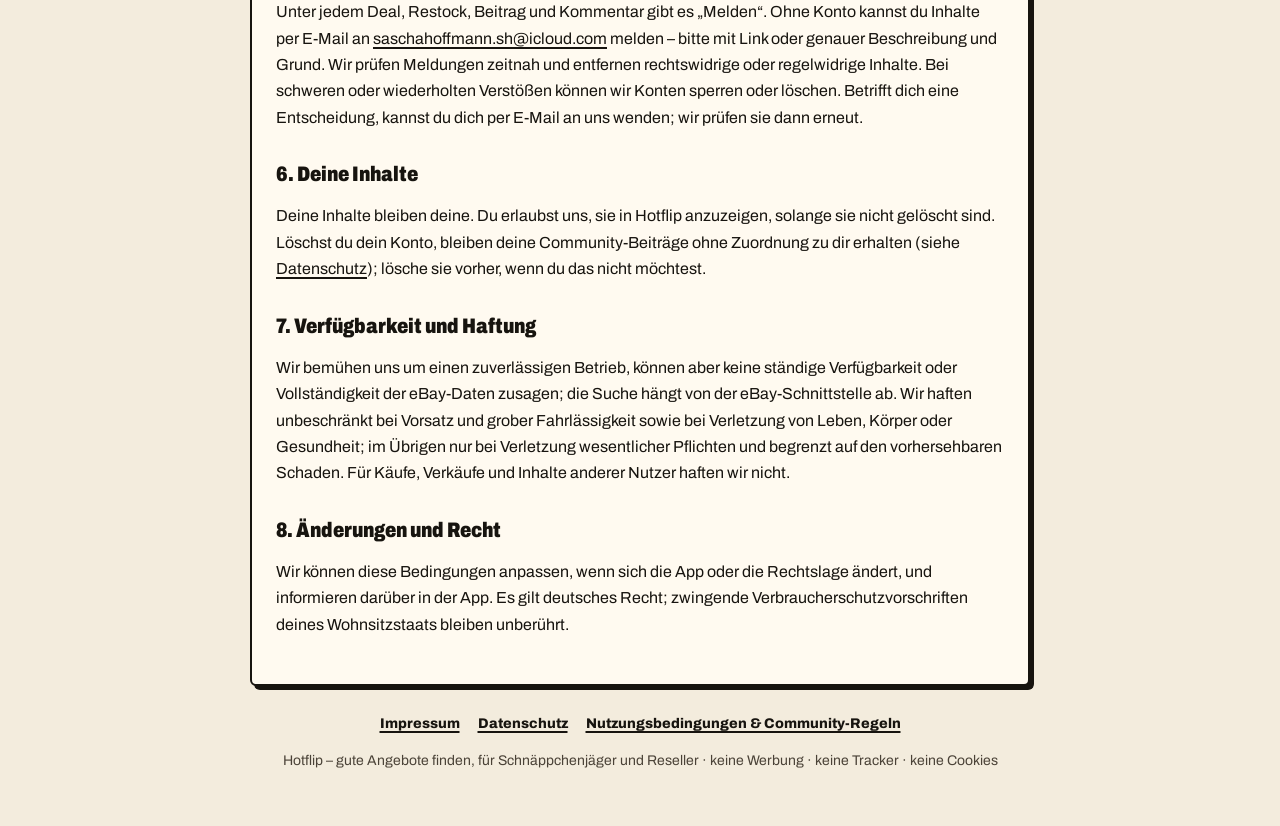
<file: regeln.html>
<!doctype html>
<html lang="de"><head><meta charset="utf-8"><meta name="viewport" content="width=device-width,initial-scale=1,viewport-fit=cover">
<meta http-equiv="Content-Security-Policy" content="default-src 'self'; script-src 'self'; style-src 'self'; img-src 'self' data:; connect-src 'self' https://*.supabase.co">
<title>Nutzungsbedingungen &amp; Community-Regeln – Hotflip</title><meta name="robots" content="noindex">
<meta name="theme-color" content="#f3ecdd"><link rel="icon" href="icons/icon.svg" type="image/svg+xml"><link rel="icon" href="icons/favicon-32.png" type="image/png" sizes="32x32"><link rel="stylesheet" href="legal.css?v=1793739820"></head>
<body><header class="lh"><a href="./" class="home"><img src="icons/icon.svg" alt="" width="30" height="30"><span>Hotflip</span></a><a href="./" class="back">← zur App</a></header>
<main class="lm">
<h1>Nutzungsbedingungen &amp; Community-Regeln</h1><p class="stand">Stand: 2. November 2026</p>
<div class="tldr"><h2 class="first">Kurz gesagt</h2><ul><li>Fair, ehrlich und legal bleiben.</li><li>Keine illegale, gefälschte oder gefährliche Ware.</li><li>Keine persönlichen Daten anderer.</li><li>Verstöße bitte über „Melden“ melden – wir prüfen jede Meldung.</li></ul></div>
<h2>1. Anbieter und Geltung</h2>
<p>Hotflip wird betrieben von Sascha Hoffmann (Marke „Spoo Studio“), Anschrift siehe <a href="impressum.html">Impressum</a>. Diese Bedingungen gelten für die Nutzung von Hotflip mit Konto. Die Nutzung ist kostenlos. Mit der Registrierung erklärst du dich mit ihnen einverstanden.</p>
<h2>2. Konto</h2>
<ul><li>Du musst mindestens 16 Jahre alt sein.</li><li>Halte dein Passwort geheim; pro Person ein Konto.</li><li>Wähle keinen Benutzer- oder Anzeigenamen, der andere täuscht, beleidigt oder fremde Marken bzw. Namen missbraucht.</li><li>Du kannst dein Konto jederzeit in den Einstellungen löschen.</li></ul>
<h2>3. Was Hotflip ist – und was nicht</h2>
<p>Hotflip ist ein Werkzeug zum Finden und Bewerten von Angeboten – für alle, die gute Angebote suchen: Schnäppchenjäger und Reseller. Wir sind kein Marktplatz und nicht Vertragspartei bei Käufen oder Verkäufen; Käufe schließt du direkt mit dem Verkäufer bzw. Händler auf eBay oder einer anderen Plattform. Preise, Marktwerte, Gebühren, Gewinne, Deal-Scores und Community-Bewertungen sind <strong>Schätzungen ohne Gewähr</strong> und keine Kauf-, Steuer- oder Rechtsberatung. Prüfe Angebote vor dem Kauf selbst. Wer regelmäßig mit Gewinnabsicht verkauft, handelt ggf. gewerblich (Gewerbeanmeldung, Steuern, Gewährleistung, Widerrufsrecht).</p>
<h2>4. Community-Regeln</h2>
<p>Für geteilte Deals, Restocks &amp; Neuware, Beiträge, Kommentare und Verkaufsmeldungen gilt:</p>
<ul>
<li><b>Keine illegale Ware oder Inhalte:</b> keine Fälschungen und Replikas, keine gestohlene Ware, keine Waffen, Drogen, Medikamente, Hehlerware oder sonst verbotene Artikel, keine Anleitungen zu Betrug oder zur Umgehung von Gesetzen oder Plattformregeln.</li>
<li><b>Ehrlich bleiben:</b> keine Fake-Deals, keine manipulierten Preise oder erfundenen Verkaufsmeldungen, keine Mehrfachkonten.</li>
<li><b>Flips nur echt:</b> Trag nur Verkäufe ein, die du selbst wirklich gemacht hast, mit dem tatsächlichen Preis. Erfundene Verkäufe, um Flammen oder Preise zu beeinflussen, führen zur Löschung der Einträge und ggf. zur Sperre. Die App prüft Einträge auf Plausibilität und begrenzt sie auf 20 pro Tag.</li>
<li><b>Keine Werbung und kein Spam:</b> keine eigenen Shops, Empfehlungs- oder Affiliate-Links, keine Kettenbriefe oder massenhaften Beiträge.</li>
<li><b>Respekt:</b> keine Beleidigungen, Hassrede, Drohungen oder Belästigung.</li>
<li><b>Keine personenbezogenen Daten Dritter:</b> keine Namen, Adressen, Telefonnummern, Profile oder Screenshots von Verkäufern oder anderen Personen.</li>
<li><b>Rechte Dritter achten:</b> nur Texte und Inhalte, die du selbst verfasst hast oder teilen darfst.</li>
</ul>
<h2>5. Melden und Moderation</h2>
<p>Unter jedem Deal, Restock, Beitrag und Kommentar gibt es „Melden“. Ohne Konto kannst du Inhalte per E-Mail an <a href="mailto:saschahoffmann.sh@icloud.com">saschahoffmann.sh@icloud.com</a> melden – bitte mit Link oder genauer Beschreibung und Grund. Wir prüfen Meldungen zeitnah und entfernen rechtswidrige oder regelwidrige Inhalte. Bei schweren oder wiederholten Verstößen können wir Konten sperren oder löschen. Betrifft dich eine Entscheidung, kannst du dich per E-Mail an uns wenden; wir prüfen sie dann erneut.</p>
<h2>6. Deine Inhalte</h2>
<p>Deine Inhalte bleiben deine. Du erlaubst uns, sie in Hotflip anzuzeigen, solange sie nicht gelöscht sind. Löschst du dein Konto, bleiben deine Community-Beiträge ohne Zuordnung zu dir erhalten (siehe <a href="datenschutz.html">Datenschutz</a>); lösche sie vorher, wenn du das nicht möchtest.</p>
<h2>7. Verfügbarkeit und Haftung</h2>
<p>Wir bemühen uns um einen zuverlässigen Betrieb, können aber keine ständige Verfügbarkeit oder Vollständigkeit der eBay-Daten zusagen; die Suche hängt von der eBay-Schnittstelle ab. Wir haften unbeschränkt bei Vorsatz und grober Fahrlässigkeit sowie bei Verletzung von Leben, Körper oder Gesundheit; im Übrigen nur bei Verletzung wesentlicher Pflichten und begrenzt auf den vorhersehbaren Schaden. Für Käufe, Verkäufe und Inhalte anderer Nutzer haften wir nicht.</p>
<h2>8. Änderungen und Recht</h2>
<p>Wir können diese Bedingungen anpassen, wenn sich die App oder die Rechtslage ändert, und informieren darüber in der App. Es gilt deutsches Recht; zwingende Verbraucherschutzvorschriften deines Wohnsitzstaats bleiben unberührt.</p>
</main>
<footer class="lf"><nav><a href="impressum.html">Impressum</a><a href="datenschutz.html">Datenschutz</a><a href="regeln.html">Nutzungsbedingungen &amp; Community-Regeln</a></nav><p>Hotflip – gute Angebote finden, für Schnäppchenjäger und Reseller · keine Werbung · keine Tracker · keine Cookies</p></footer></body></html>
</file>
<file: app.css>
/* Hotflip – Flohmarkt-Preisschild. Papier, Tinte, ein gelber Aufkleber, rote Stempel. Mobil zuerst. */
@font-face { font-family: "Archivo"; src: url("fonts/archivo-var.woff2") format("woff2"); font-weight: 100 900; font-stretch: 62% 125%; font-display: swap; }
@font-face { font-family: "Permanent Marker"; src: url("fonts/permanent-marker.woff2") format("woff2"); font-weight: 400; font-display: swap; }
@font-face { font-family: "Courier Prime"; src: url("fonts/courier-prime.woff2") format("woff2"); font-weight: 400; font-display: swap; }
@font-face { font-family: "Courier Prime"; src: url("fonts/courier-prime-bold.woff2") format("woff2"); font-weight: 700; font-display: swap; }
:root {
  --paper: #f3ecdd; --paper2: #e9e0cc; --card: #fffaf0; --card2: #f7f0e1; --line: #d9cdb4; --line2: #17140f;
  --tx: #17140f; --tx2: #4a4237; --tx3: #675d4d; --ink: #17140f;
  --yel: #ffd23f; --yel2: #fff3b8; --red: #b3241a;
  /* Alt-Namen, die app.js inline nutzt – auf die neue Palette gebogen */
  --acc: #17140f; --accbg: #ffd23f; --vio: #17140f; --viobg: #fff3b8; --hot: #b3241a; --hot2: #8a5300; --cold: #17140f; --warn: #8a5300; --bad: #b3241a;
  --display: "Archivo", "Arial Narrow", system-ui, sans-serif; --hand: "Permanent Marker", "Comic Sans MS", cursive; --mono: "Courier Prime", ui-monospace, "Courier New", monospace;
  --r: 6px; --sh: 3px 3px 0 var(--ink); --sh2: 5px 5px 0 var(--ink);
  --ease: cubic-bezier(.2,.8,.2,1); --safe-b: env(safe-area-inset-bottom, 0px);
  color-scheme: light;
}
* { box-sizing: border-box; -webkit-tap-highlight-color: transparent; }
html, body { margin: 0; background: var(--paper); color: var(--tx); font: 15.5px/1.45 var(--display); font-stretch: 100%; -webkit-font-smoothing: antialiased; }
body { min-height: 100dvh; overflow-x: hidden;
  background-image: url("data:image/svg+xml,%3Csvg xmlns='http://www.w3.org/2000/svg' width='160' height='160'%3E%3Cfilter id='n'%3E%3CfeTurbulence type='fractalNoise' baseFrequency='.9' numOctaves='2' stitchTiles='stitch'/%3E%3CfeColorMatrix values='0 0 0 0 .3 0 0 0 0 .25 0 0 0 0 .15 0 0 0 .09 0'/%3E%3C/filter%3E%3Crect width='160' height='160' filter='url(%23n)'/%3E%3C/svg%3E"); }
a { color: var(--tx); text-decoration: underline; text-decoration-thickness: 1.5px; text-underline-offset: 3px; }
button, input, select, textarea { font: inherit; color: inherit; }
h1, h2, h3 { margin: 0; }
:focus-visible { outline: 3px solid var(--ink); outline-offset: 2px; }
.num { font-variant-numeric: tabular-nums; }
.muted { color: var(--tx2); } .dim { color: var(--tx3); } .small { font-size: 13.5px; } .tiny { font-size: 12px; }
.pos { color: var(--ink); font-weight: 800; background: linear-gradient(transparent 55%, var(--yel) 55%, var(--yel) 92%, transparent 92%); padding: 0 2px; }
.neg { color: var(--red); font-weight: 700; }
.sr { position: absolute; width: 1px; height: 1px; overflow: hidden; clip: rect(0 0 0 0); }
.wrap { max-width: 720px; margin: 0 auto; padding: 0 16px calc(100px + var(--safe-b)); }
.spacer { flex: 1; }

/* Kopf: Pappschild mit Perforation */
.top { position: sticky; top: 0; z-index: 20; background: var(--paper); border-bottom: 2px dashed var(--ink); }
.top .in { max-width: 720px; margin: 0 auto; display: flex; align-items: center; gap: 10px; padding: 9px 16px; padding-top: max(9px, env(safe-area-inset-top)); }
.brand { display: flex; align-items: center; gap: 8px; font-weight: 900; font-stretch: 70%; font-size: 23px; letter-spacing: -.01em; text-transform: uppercase; color: var(--tx); text-decoration: none; }
.brand svg { width: 34px; height: 34px; }
.pill { display: inline-flex; align-items: center; gap: 5px; padding: 2px 8px; border-radius: 3px; font: 700 11.5px/1.5 var(--mono); text-transform: uppercase; letter-spacing: .04em; border: 1.5px solid var(--ink); color: var(--tx); white-space: nowrap; background: var(--card); }
.pill.demo { background: var(--yel); transform: rotate(-3deg); }
.iconbtn { width: 40px; height: 40px; display: grid; place-items: center; border-radius: 50%; border: 2px solid var(--ink); background: var(--card); cursor: pointer; color: var(--tx); }
.iconbtn:active { transform: translate(1px, 1px); } .iconbtn svg { width: 19px; height: 19px; }

/* Tabbar */
.tabs { position: fixed; bottom: 0; left: 0; right: 0; z-index: 30; padding: 6px 10px calc(6px + var(--safe-b)); background: var(--ink); }
.tabs .in { max-width: 520px; margin: 0 auto; display: grid; grid-template-columns: repeat(4, 1fr); gap: 4px; }
.tab { position: relative; display: flex; flex-direction: column; align-items: center; gap: 2px; padding: 7px 0 6px; border-radius: 4px; color: #e9e0cc; font-size: 12px; font-weight: 700; background: none; border: 0; cursor: pointer; text-decoration: none; }
.tab svg { width: 22px; height: 22px; }
.tab.on { color: var(--ink); background: var(--yel); transform: rotate(-2deg); }
.tab .dot { position: absolute; top: 1px; left: calc(50% + 7px); min-width: 18px; height: 18px; padding: 0 4px; border-radius: 9px; background: var(--red); color: #fff; font-size: 11px; font-weight: 800; display: grid; place-items: center; border: 2px solid var(--ink); }

/* Karten: flach, Tinte, versetzter Schatten */
.card { background: var(--card); border: 2px solid var(--ink); border-radius: var(--r); padding: 16px; box-shadow: var(--sh); }
.card + .card, .stack > * + * { margin-top: 14px; }
.sec { margin: 28px 0 10px; display: flex; align-items: baseline; gap: 8px; }
.sec h2 { font-size: 19px; font-weight: 900; font-stretch: 75%; text-transform: uppercase; letter-spacing: .01em; }
.sec.hand h2 { font: 400 21px/1.15 var(--hand); text-transform: none; letter-spacing: 0; transform: rotate(-1.2deg); transform-origin: left; }
.sec .spacer + * { font-size: 13.5px; }
.kicker { font: 700 12px/1.3 var(--mono); letter-spacing: .08em; text-transform: uppercase; color: var(--tx2); }
.h3 { font: 400 19px/1.2 var(--hand); margin: 0 0 10px; display: flex; align-items: center; gap: 8px; }
.grid2 { display: grid; grid-template-columns: 1fr 1fr; gap: 10px; }
.grid3 { display: grid; grid-template-columns: repeat(3, 1fr); gap: 8px; } .grid3 .in1 { padding: 11px 10px; }
.stat { background: var(--card); border: 2px solid var(--ink); border-radius: var(--r); padding: 11px 12px; }
.stat .v { font-size: 22px; font-weight: 900; font-stretch: 75%; margin-top: 2px; }
.stat .s { font: 12px/1.35 var(--mono); color: var(--tx2); }

/* Knöpfe */
.btn { display: inline-flex; align-items: center; justify-content: center; gap: 8px; min-height: 46px; padding: 0 16px; border-radius: var(--r); border: 2px solid var(--ink); background: var(--card); color: var(--tx); font-weight: 800; cursor: pointer; box-shadow: var(--sh); transition: transform .1s, box-shadow .1s; white-space: nowrap; text-decoration: none; }
.btn:active { transform: translate(2px, 2px); box-shadow: 1px 1px 0 var(--ink); } .btn svg { width: 18px; height: 18px; }
.btn.pri { background: var(--yel); font-size: 16px; }
.btn.vio { background: var(--ink); color: var(--paper); box-shadow: 3px 3px 0 var(--yel), 3px 3px 0 1.5px var(--ink); }
.btn.ghost { background: transparent; box-shadow: none; border-style: dashed; } .btn.block { width: 100%; }
.btn.sm { min-height: 36px; padding: 0 12px; font-size: 13.5px; box-shadow: 2px 2px 0 var(--ink); }
.btn.danger { color: var(--red); border-color: var(--red); box-shadow: 3px 3px 0 var(--red); }
.btn[disabled] { opacity: .5; pointer-events: none; }
.row { display: flex; align-items: center; gap: 10px; } .row.wrapf { flex-wrap: wrap; } .col { display: flex; flex-direction: column; gap: 10px; }
.btns { display: grid; grid-template-columns: 1fr 1fr; gap: 12px; }

/* Formular */
label.f { display: block; font-size: 13px; font-weight: 700; color: var(--tx2); margin-bottom: 12px; }
label.f > span { display: block; margin-bottom: 5px; }
.in1, select.in1, textarea.in1, textarea { width: 100%; min-height: 46px; padding: 11px 13px; border-radius: var(--r); border: 2px solid var(--ink); background: #fffdf7; color: var(--tx); outline: none; font-size: 16px; }
textarea.in1, textarea { min-height: 84px; resize: vertical; }
.in1:focus, textarea:focus { box-shadow: 0 0 0 4px var(--yel); }
.seg { display: inline-grid; grid-auto-flow: column; grid-auto-columns: 1fr; background: var(--card); border: 2px solid var(--ink); border-radius: var(--r); padding: 2px; gap: 2px; }
.seg button { border: 0; background: none; padding: 7px 12px; border-radius: 3px; font-size: 13.5px; font-weight: 700; color: var(--tx2); cursor: pointer; }
.seg button.on { background: var(--ink); color: var(--paper); }
input[type=range] { -webkit-appearance: none; appearance: none; width: 100%; height: 32px; background: transparent; }
input[type=range]::-webkit-slider-runnable-track { height: 8px; border-radius: 2px; border: 2px solid var(--ink); background: linear-gradient(90deg, var(--yel) var(--p, 50%), var(--card) var(--p, 50%)); }
input[type=range]::-webkit-slider-thumb { -webkit-appearance: none; width: 26px; height: 26px; margin-top: -11px; border-radius: 4px; background: var(--ink); border: 0; transform: rotate(45deg); }
input[type=range]::-moz-range-track { height: 6px; border: 2px solid var(--ink); background: var(--card); }
input[type=range]::-moz-range-progress { height: 6px; background: var(--yel); }
input[type=range]::-moz-range-thumb { width: 22px; height: 22px; border-radius: 4px; background: var(--ink); border: 0; }

/* Suche – großer Plakatkopf, links ausgerichtet */
.hero { padding: 26px 0 4px; }
.hero h1 { font-size: 46px; line-height: .92; font-weight: 900; font-stretch: 66%; text-transform: uppercase; letter-spacing: -.005em; max-width: 11ch; }
.hero h1 em { font-style: normal; display: inline-block; background: var(--yel); padding: 0 .12em; margin-left: -.06em; transform: rotate(-2.5deg); box-shadow: 3px 3px 0 var(--ink); border: 2px solid var(--ink); }
.hero.small h1 { font-size: 34px; max-width: none; }
.herosub { margin: 12px 0 0; font-size: 15.5px; color: var(--tx2); max-width: 34ch; }
.search { position: relative; margin-top: 20px; }
.search input { width: 100%; height: 58px; padding: 0 108px 0 46px; border-radius: var(--r); border: 2.5px solid var(--ink); background: #fffdf7; font-size: 17px; outline: none; box-shadow: var(--sh2); }
.search input:focus { box-shadow: var(--sh2), 0 0 0 5px var(--yel); }
.search > svg { position: absolute; left: 15px; top: 19px; width: 21px; height: 21px; color: var(--tx); }
.search .go { position: absolute; right: 7px; top: 7px; height: 44px; min-height: 44px; box-shadow: none; }
.chips { display: flex; gap: 8px; overflow-x: auto; padding: 16px 2px 4px; scrollbar-width: none; } .chips::-webkit-scrollbar { display: none; }
.chip { flex: none; position: relative; padding: 6px 12px 6px 20px; border-radius: 3px 12px 12px 3px; background: var(--card); border: 1.5px solid var(--ink); font-size: 13.5px; font-weight: 700; color: var(--tx); cursor: pointer; }
.chip::before { content: ""; position: absolute; left: 7px; top: 50%; width: 6px; height: 6px; margin-top: -3px; border-radius: 50%; border: 1.5px solid var(--ink); background: var(--paper); }
.chip.on { background: var(--yel); } .chip:nth-child(even) { transform: rotate(1.2deg); } .chip:nth-child(3n) { transform: rotate(-1deg); }
.chip .d { display: inline-block; width: 7px; height: 7px; border-radius: 50%; background: var(--red); margin-right: 6px; }
.note { margin: 16px 0 0; padding: 10px 12px; background: var(--yel2); border-left: 4px solid var(--ink); font-size: 14px; color: var(--tx); transform: rotate(-.6deg); }
.note.warn { border-left-color: var(--red); }
.empty-line { margin: 4px 0; padding: 14px; border: 2px dashed var(--tx3); border-radius: var(--r); color: var(--tx2); font-size: 14.5px; text-align: center; }

/* Kassenbon */
.bon { position: relative; margin: 22px 6px 14px 0; padding: 14px 16px 22px; background: #fffdf7; font: 14px/1.55 var(--mono); color: var(--tx); box-shadow: 2px 3px 0 rgba(23,20,15,.18); transform: rotate(.8deg);
  -webkit-mask: linear-gradient(#000 0 0) top / 100% calc(100% - 8px) no-repeat, conic-gradient(from -45deg at bottom, #0000, #000 1deg 89deg, #0000 90deg) bottom / 12px 8px repeat-x;
  mask: linear-gradient(#000 0 0) top / 100% calc(100% - 8px) no-repeat, conic-gradient(from -45deg at bottom, #0000, #000 1deg 89deg, #0000 90deg) bottom / 12px 8px repeat-x; }
.bonhead { text-align: center; font-weight: 700; letter-spacing: .14em; padding-bottom: 8px; margin-bottom: 8px; border-bottom: 1.5px dashed var(--ink); }
.bl { display: flex; align-items: baseline; gap: 6px; }
.bl > span { min-width: 0; }
.bl i { flex: 1; min-width: 14px; border-bottom: 2px dotted var(--tx3); transform: translateY(-4px); }
.bl b { white-space: nowrap; }
.bl.sum { margin-top: 6px; padding-top: 6px; border-top: 1.5px dashed var(--ink); font-size: 16px; font-weight: 700; }
.bonfoot { margin-top: 10px; padding-top: 8px; border-top: 1.5px dashed var(--ink); font-size: 12.5px; color: var(--tx2); text-align: center; }
.bon.slim { margin: 14px 0 0; transform: rotate(-.5deg); }

/* Marktkarte = Preisschild am Faden */
.market { position: relative; padding-top: 22px; }
.market::before { content: ""; position: absolute; left: 16px; top: 10px; width: 10px; height: 10px; border-radius: 50%; border: 2px solid var(--ink); background: var(--paper); }
.tagline { display: block; font: 400 17px/1.2 var(--hand); color: var(--tx2); margin: 0 0 2px 18px; }
.market .big { font-size: 54px; font-weight: 900; font-stretch: 68%; line-height: 1; letter-spacing: -.01em; }
.market .sub { display: flex; gap: 6px 14px; flex-wrap: wrap; margin-top: 6px; font-size: 13.5px; color: var(--tx2); }
.market .sub b { color: var(--tx); font-weight: 800; }
@keyframes grow { from { transform: scaleY(0); } }
.legend { display: flex; gap: 14px; font-size: 12px; color: var(--tx2); margin-top: 6px; }
.legend i { display: inline-block; width: 9px; height: 9px; border-radius: 2px; margin-right: 5px; vertical-align: -1px; }
.filterbar { display: flex; align-items: center; gap: 6px; flex-wrap: wrap; margin-top: 14px; padding-top: 12px; border-top: 2px dashed var(--ink); font-size: 13.5px; }
.rej { font-size: 12.5px; padding: 2px 8px; border-radius: 3px; color: var(--tx2); border: 1.5px solid var(--tx3); text-decoration: line-through; text-decoration-color: var(--red); text-decoration-thickness: 2px; }

/* Top-Tipp: gelber Aufkleber */
.pick { display: block; position: relative; margin: 18px 4px 0 0; padding: 12px 14px 12px 30px; background: var(--yel); border: 2px solid var(--ink); border-radius: 4px 22px 22px 4px; color: var(--tx); text-decoration: none; box-shadow: var(--sh); transform: rotate(-1deg); font-weight: 600; }
.pick::before { content: ""; position: absolute; left: 10px; top: 50%; width: 10px; height: 10px; margin-top: -5px; border-radius: 50%; border: 2px solid var(--ink); background: var(--paper); }
.pickcall { display: block; font: 400 21px/1.1 var(--hand); margin-bottom: 2px; }

/* Angebotsliste */
.toolbar { display: flex; align-items: center; gap: 8px; margin: 18px 0 10px; }
.toolbar select { min-height: 38px; padding: 0 10px; border-radius: var(--r); background: var(--card); border: 2px solid var(--ink); font-size: 13.5px; }
.item { display: grid; grid-template-columns: 84px 1fr auto; gap: 12px; align-items: center; padding: 12px; border-radius: var(--r); background: var(--card); border: 2px solid var(--ink); box-shadow: var(--sh); cursor: pointer; position: relative; animation: up .45s var(--ease) both; color: var(--tx); text-decoration: none; }
.item + .item { margin-top: 14px; }
.item:active { transform: translate(2px, 2px); box-shadow: 1px 1px 0 var(--ink); }
.item.top { box-shadow: var(--sh2); border-width: 2.5px; }
.item.over { background: var(--card2); }
.item .thumb { transform: rotate(-2deg); }
.item:nth-child(even) .thumb { transform: rotate(1.6deg); }
.item .t { font-weight: 700; font-size: 14.5px; line-height: 1.3; display: -webkit-box; -webkit-line-clamp: 2; -webkit-box-orient: vertical; overflow: hidden; }
.item .p { display: flex; align-items: baseline; gap: 8px; margin-top: 5px; flex-wrap: wrap; }
.item .p b { font-size: 23px; font-weight: 900; font-stretch: 72%; }
.item .meta { font-size: 12.5px; color: var(--tx2); margin-top: 3px; }
.item.rejected { opacity: .75; grid-template-columns: 54px 1fr; cursor: default; box-shadow: none; border-style: dashed; }
.thumb { width: 84px; height: 84px; border-radius: 2px; overflow: hidden; background: #e4dac6; border: 4px solid #fff; outline: 1.5px solid var(--ink); }
.thumb img, .thumb svg { width: 100%; height: 100%; object-fit: cover; display: block; }
.rejected .thumb { width: 54px; height: 54px; }
.under { font-size: 12.5px; font-weight: 800; padding: 1px 6px; border-radius: 3px; background: var(--yel); color: var(--ink); border: 1.5px solid var(--ink); }
.under.over { background: var(--red); color: #fff; border-color: var(--red); }
.badges { display: flex; gap: 5px; flex-wrap: wrap; margin-top: 7px; }
.bdg { font-size: 11.5px; font-weight: 700; padding: 1px 6px; border-radius: 3px; background: transparent; color: var(--tx2); border: 1.5px solid var(--tx3); white-space: nowrap; }
.bdg.top, .bdg.good { background: var(--yel); color: var(--ink); border-color: var(--ink); }
.bdg.bin { color: var(--ink); border-color: var(--ink); }
.bdg.auction { color: var(--red); border-color: var(--red); background: transparent; }
.bdg.offer { border-style: dashed; color: var(--ink); border-color: var(--ink); }
.bdg.warn { color: var(--ink); background: var(--yel2); border-color: var(--red); }
.bdg.under, .bdg.fresh, .bdg.trust, .bdg.vio { color: var(--tx2); }

/* Stempel */
.stamp { position: absolute; left: 4px; top: 70px; z-index: 2; padding: 1px 7px 0; font: 900 15px/1.25 var(--display); font-stretch: 70%; text-transform: uppercase; letter-spacing: .04em; color: var(--red); border: 2.5px solid var(--red); border-radius: 4px; background: rgba(255,250,240,.9); transform: rotate(-11deg); white-space: nowrap; pointer-events: none;
  -webkit-mask: url("data:image/svg+xml,%3Csvg xmlns='http://www.w3.org/2000/svg' width='60' height='60'%3E%3Cfilter id='n'%3E%3CfeTurbulence baseFrequency='.8' numOctaves='2'/%3E%3CfeColorMatrix values='0 0 0 0 0 0 0 0 0 0 0 0 0 0 0 0 0 0 -2.2 2.1'/%3E%3C/filter%3E%3Crect width='60' height='60' filter='url(%23n)'/%3E%3C/svg%3E"); mask: url("data:image/svg+xml,%3Csvg xmlns='http://www.w3.org/2000/svg' width='60' height='60'%3E%3Cfilter id='n'%3E%3CfeTurbulence baseFrequency='.8' numOctaves='2'/%3E%3CfeColorMatrix values='0 0 0 0 0 0 0 0 0 0 0 0 0 0 0 0 0 0 -2.2 2.1'/%3E%3C/filter%3E%3Crect width='60' height='60' filter='url(%23n)'/%3E%3C/svg%3E"); }
.stamp.bad { color: var(--ink); border-color: var(--ink); transform: rotate(7deg); }

/* Score-Ring (Liste) */
.ring { position: relative; width: 52px; height: 52px; }
.ring svg { width: 52px; height: 52px; transform: rotate(-90deg); }
.ring .v { position: absolute; inset: 0; display: grid; place-items: center; font-weight: 900; font-stretch: 75%; font-size: 18px; }
.ring circle.arc { transition: stroke-dashoffset 1s var(--ease); stroke-linecap: butt; }
.ring + .lbl, .ring.na + .lbl { font-size: 10.5px; text-align: center; color: var(--tx2); margin-top: 2px; font-weight: 700; }
.ring.na { display: grid; place-items: center; border-radius: 50%; border: 4px dashed var(--line); font-weight: 900; color: var(--tx3); }

/* Positionsband */

/* Detail */
.back { display: inline-flex; align-items: center; gap: 6px; margin: 14px 0 4px; color: var(--tx); font-weight: 800; font-size: 14px; background: none; border: 0; cursor: pointer; padding: 6px 0; text-decoration: underline; text-underline-offset: 3px; }
.dhero { display: grid; grid-template-columns: 112px 1fr; gap: 16px; align-items: center; margin-top: 8px; }
.dhero .thumb { width: 112px; height: 112px; transform: rotate(-3deg); }
.dhero h1, .dtitle { font-size: 20px; line-height: 1.2; font-weight: 800; font-stretch: 90%; }
.savecard { margin-top: 18px; position: relative; background: var(--yel); box-shadow: var(--sh2); transform: rotate(-.7deg); }
.savecard.over { background: var(--card); border-color: var(--red); box-shadow: 5px 5px 0 var(--red); transform: rotate(.5deg); }
.saverow { display: flex; align-items: center; gap: 12px; margin-top: 4px; flex-wrap: wrap; }
.savebig { font-size: 58px; line-height: 1; font-weight: 900; font-stretch: 66%; color: var(--ink); }
.savebig.over { color: var(--red); }
.savecard .kicker { color: var(--ink); }
.savecard .under.big { background: var(--ink); color: var(--yel); border-color: var(--ink); }
.under.big { font-size: 17px; padding: 3px 9px; }
.pricetag { display: inline-flex; gap: 10px; align-items: baseline; margin-top: 8px; padding: 4px 10px; background: var(--card); border: 1.5px solid var(--ink); border-radius: 3px; font-family: var(--mono); }
.pricetag s { color: var(--tx2); text-decoration-color: var(--red); text-decoration-thickness: 2.5px; }
.pricetag b { font-size: 17px; }
.gaugecard { text-align: center; padding: 16px 14px 18px; }
.gauge { width: 150px; height: 150px; margin: 12px auto 4px; border-radius: 50%; display: flex; flex-direction: column; align-items: center; justify-content: center; color: var(--tx3); border: 4px solid currentColor; box-shadow: inset 0 0 0 4px var(--card), inset 0 0 0 6px currentColor; transform: rotate(-7deg); }
.gauge.hot { color: var(--red); } .gauge.ok { color: var(--ink); } .gauge.meh { color: var(--tx3); }
.gauge .gn { font-size: 62px; font-weight: 900; font-stretch: 66%; line-height: .9; }
.gauge .gof { font: 700 12px/1 var(--mono); text-transform: uppercase; letter-spacing: .1em; margin-top: 4px; }
.gverdict { font: 400 25px/1.2 var(--hand); margin-top: 10px; transform: rotate(-1.5deg); }
.gsub { font-size: 13px; color: var(--tx2); margin: 4px 0 6px; }
.kv { display: grid; grid-template-columns: 1fr 1fr; gap: 10px; }
.flash { animation: flash .5s var(--ease); }
@keyframes flash { 0% { background: var(--yel); } }
.tip { display: flex; gap: 10px; padding: 12px; border-radius: var(--r); background: var(--card); border: 2px solid var(--ink); font-size: 14.5px; color: var(--tx); }
.tip.vio { background: var(--yel2); }
.tip.warn { border-color: var(--red); background: var(--card); }
.tip svg { flex: none; width: 19px; height: 19px; margin-top: 1px; }
.actions { display: grid; grid-template-columns: repeat(2, minmax(0, 1fr)); gap: 12px; margin-top: 14px; }
.actions .btn { min-width: 0; white-space: normal; text-align: center; line-height: 1.2; }
.actions .btn.pri { grid-column: 1 / -1; min-height: 56px; font-size: 18px; font-stretch: 80%; text-transform: uppercase; letter-spacing: .02em; }
.auccard .aucgrid { display: grid; grid-template-columns: repeat(3, minmax(0, 1fr)); gap: 10px; margin-top: 8px; }
.auccard .s { font: 12px/1.3 var(--mono); color: var(--tx2); }
.auccard .v { font-size: 22px; font-weight: 900; font-stretch: 72%; margin: 2px 0; }
.auccard .v.pos { background: none; padding: 0; } .auccard .v.neg { color: var(--red); }
.aucline { display: flex; flex-wrap: wrap; gap: 4px 12px; font-size: 12.5px; color: var(--tx2); margin-top: 5px; }
.aucline b { color: var(--tx); } .aucline .neg b { color: var(--red); }
.item.auc { border-style: solid; } .item.auc.soon { border-color: var(--red); }
.item.auc .p b { font-size: 20px; }

/* Flip-Thermometer / Stimmen */
.thermo { display: grid; grid-template-columns: auto 1fr auto; align-items: center; gap: 12px; }
.vote { width: 58px; height: 58px; border-radius: var(--r); display: grid; place-items: center; border: 2px solid var(--ink); background: var(--card); cursor: pointer; }
.vote svg { width: 26px; height: 26px; } .vote.hot { color: var(--red); } .vote.cold { color: var(--ink); }
.vote.on { background: var(--yel); }
.tbar { position: relative; height: 14px; border: 2px solid var(--ink); background: var(--card); }
.tbar i { position: absolute; top: 0; bottom: 0; background: var(--ink); transition: left .7s var(--ease), width .7s var(--ease); }
.tval { text-align: center; font-size: 30px; font-weight: 900; font-stretch: 70%; line-height: 1; }
.tval small { font-size: 15px; color: var(--tx2); } .tlbl { text-align: center; font-size: 12px; color: var(--tx2); margin-top: 6px; }
.temp { display: inline-flex; align-items: center; gap: 4px; font-weight: 800; font-size: 14px; padding: 2px 9px; border-radius: 3px; border: 1.5px solid var(--ink); }
.temp.h { color: #fff; background: var(--red); border-color: var(--red); } .temp.c, .temp.n { color: var(--tx); background: var(--card); }
.temp svg { width: 14px; height: 14px; }
.cmt { display: grid; grid-template-columns: 34px 1fr; gap: 10px; padding: 11px 0; border-top: 1.5px dashed var(--line); }
.cmt:first-child { border-top: 0; }
.av { width: 34px; height: 34px; border-radius: 50%; display: grid; place-items: center; font-weight: 900; font-size: 14px; color: var(--ink); border: 2px solid var(--ink); }
.cmt .h { font-size: 12.5px; color: var(--tx2); } .cmt .h b { color: var(--tx); font-weight: 800; margin-right: 6px; }
.cmt p { margin: 2px 0 0; font-size: 14.5px; white-space: pre-wrap; word-break: break-word; }

/* Community */
.deal, .rs, .post { padding: 12px; border-radius: var(--r); background: var(--card); border: 2px solid var(--ink); box-shadow: var(--sh); cursor: pointer; animation: up .45s var(--ease) both; color: var(--tx); text-decoration: none; display: block; }
.deal { display: grid; grid-template-columns: 72px 1fr; gap: 12px; }
.rs { display: grid; grid-template-columns: 72px 1fr; gap: 12px; }
.deal + .deal, .rs + .rs, .post + .post { margin-top: 14px; }
.deal:nth-child(3n+2), .rs:nth-child(3n+2), .post:nth-child(3n+2) { transform: rotate(.5deg); }
.deal .thumb, .rs .thumb { width: 72px; height: 72px; }
.deal .t { font-weight: 700; font-size: 14.5px; line-height: 1.3; }
.dp { font-size: 21px; font-weight: 900; font-stretch: 72%; }
.deal .foot, .rs .foot, .post .foot { display: flex; align-items: center; gap: 10px; margin-top: 8px; font-size: 12.5px; color: var(--tx2); }
.mini { display: inline-flex; border: 1.5px solid var(--ink); border-radius: 3px; overflow: hidden; }
.mini button { border: 0; background: none; padding: 5px 9px; cursor: pointer; color: var(--tx2); display: grid; place-items: center; }
.mini button svg { width: 15px; height: 15px; } .mini button.on { color: var(--ink); background: var(--yel); }
.soldrow { display: grid; grid-template-columns: 1fr auto; gap: 4px 10px; padding: 10px 0; border-top: 1.5px dashed var(--line); font-size: 14.5px; }
.soldrow:first-child { border-top: 0; } .soldrow b { font-size: 17px; font-weight: 900; font-stretch: 75%; }
.hprice { font-size: 30px; font-weight: 900; font-stretch: 68%; }
.ptag { display: inline-block; padding: 2px 10px 2px 18px; position: relative; background: var(--yel); border: 2px solid var(--ink); border-radius: 3px 16px 16px 3px; font-size: 26px; font-weight: 900; font-stretch: 70%; transform: rotate(-2deg); }
.ptag::before { content: ""; position: absolute; left: 6px; top: 50%; width: 6px; height: 6px; margin-top: -3px; border-radius: 50%; border: 1.5px solid var(--ink); background: var(--paper); }
.ptag-s { display: inline-block; padding: 0 6px; background: var(--yel); border: 1.5px solid var(--ink); border-radius: 3px; font-weight: 800; }
.ctabs { display: flex; gap: 4px; overflow-x: auto; margin: 18px -16px 0; padding: 0 16px; scrollbar-width: none; border-bottom: 2px solid var(--ink); }
.ctabs::-webkit-scrollbar { display: none; }
.ctabs button { flex: none; border: 0; background: none; padding: 9px 11px 10px; font-size: 14.5px; font-weight: 800; color: var(--tx2); cursor: pointer; border-radius: 4px 4px 0 0; }
.ctabs button.on { color: var(--ink); background: var(--yel); box-shadow: inset 0 0 0 2px var(--ink); }
.nchips { padding-top: 12px; } .nchips .chip { font-size: 13px; }
.rs .t, .post .t { font-weight: 700; font-size: 14.5px; line-height: 1.3; flex: 1; min-width: 0; }
.rs.out { opacity: .6; filter: grayscale(.8); } .rs.out .t { text-decoration: line-through; text-decoration-color: var(--red); }
.rlogo { width: 100%; height: 100%; display: grid; place-items: center; font-weight: 900; font-stretch: 70%; font-size: 24px; text-transform: uppercase; color: var(--ink); background: var(--yel); }
.clock { display: inline-flex; align-items: center; gap: 4px; font-size: 12px; font-weight: 800; padding: 1px 7px; border-radius: 3px; border: 1.5px solid var(--ink); }
.clock svg { width: 12px; height: 12px; }
.clock.live { background: var(--yel); color: var(--ink); } .clock.soon { border-style: dashed; color: var(--ink); } .clock.out { color: var(--tx2); border-color: var(--tx3); }
.clock.urgent, .clockbar.urgent { color: #fff; background: var(--red); border-color: var(--red); }
.clockbar { display: flex; align-items: center; gap: 8px; margin-top: 12px; padding: 10px 12px; border-radius: var(--r); font-size: 14.5px; border: 2px solid var(--ink); }
.clockbar svg { width: 18px; height: 18px; flex: none; }
.clockbar.live { background: var(--yel); } .clockbar.soon { border-style: dashed; } .clockbar.out { color: var(--tx2); }
.rshero .thumb.big { width: 100%; height: 190px; transform: rotate(-1deg); } .rshero .thumb.big .rlogo { font-size: 52px; }
.rshero.out .thumb.big { filter: grayscale(.8); opacity: .6; }
.trends { display: grid; grid-auto-flow: column; grid-auto-columns: 78%; gap: 14px; overflow-x: auto; scroll-snap-type: x mandatory; margin: 0 -16px; padding: 2px 16px 8px; scrollbar-width: none; }
.trends::-webkit-scrollbar { display: none; }
.trend { scroll-snap-align: start; padding: 14px; border-radius: var(--r); cursor: pointer; border: 2px solid var(--ink); background: var(--card); box-shadow: var(--sh); color: var(--tx); text-decoration: none; }
.trend.up { background: linear-gradient(135deg, var(--yel) 0 22px, var(--card) 22px); }
.trend .t { font-weight: 800; font-size: 15.5px; line-height: 1.3; margin-top: 8px; min-height: 40px; }
.arrow { font-size: 12px; font-weight: 800; padding: 1px 7px; border-radius: 3px; border: 1.5px solid var(--ink); color: var(--tx); }
.arrow.pos { background: var(--yel); padding: 1px 7px; } .arrow.neg { color: var(--red); border-color: var(--red); }
.mx { display: grid; grid-template-columns: repeat(3, 1fr); gap: 6px; margin-top: 10px; }
.mx div { padding: 7px 8px; border: 1.5px dashed var(--tx3); border-radius: 3px; } .mx span { display: block; font: 11px/1.3 var(--mono); color: var(--tx2); } .mx b { font-size: 15px; font-weight: 900; font-stretch: 75%; }
.post .t { margin-top: 8px; display: block; } .post .ex { margin-top: 4px; font-size: 13.5px; color: var(--tx2); line-height: 1.45; display: -webkit-box; -webkit-line-clamp: 2; -webkit-box-orient: vertical; overflow: hidden; }
@media (min-width: 760px) { .trends { grid-auto-columns: 40%; } }

/* Lauern & Bestand */
.watch .q { font-weight: 900; font-stretch: 80%; font-size: 18px; }
.watch .crit { display: flex; gap: 6px; flex-wrap: wrap; margin-top: 6px; }
.hit { display: grid; grid-template-columns: 56px 1fr auto; gap: 10px; align-items: center; padding: 10px; border-radius: var(--r); background: var(--card); border: 2px solid var(--ink); cursor: pointer; color: var(--tx); text-decoration: none; }
.hit + .hit { margin-top: 10px; } .hit .thumb { width: 56px; height: 56px; border-width: 3px; }
.hit.new { box-shadow: inset 6px 0 0 var(--yel), var(--sh); }
.meter { margin-top: 10px; } .meter .row { justify-content: space-between; font-size: 13px; color: var(--tx2); }
.meter .b { height: 10px; border: 2px solid var(--ink); background: var(--card); overflow: hidden; margin-top: 4px; }
.meter .b i { display: block; height: 100%; background: var(--ink); transition: width 1s var(--ease); }
.meter.near .b i { background: var(--yel); box-shadow: inset -2px 0 0 var(--ink); } .meter.over .b i { background: var(--red); }
.lvl { font-size: 11.5px; font-weight: 800; padding: 1px 7px; border-radius: 3px; border: 1.5px solid var(--ink); }
.lvl.ok { background: var(--card); } .lvl.near { background: var(--yel); } .lvl.over { background: var(--red); color: #fff; border-color: var(--red); }
.inv { display: grid; grid-template-columns: 1fr auto; gap: 4px 10px; padding: 12px 14px; border-radius: var(--r); background: var(--card); border: 2px solid var(--ink); cursor: pointer; }
.inv + .inv { margin-top: 10px; } .inv .t { font-weight: 800; }
.st { font-size: 11.5px; font-weight: 800; padding: 1px 6px; border-radius: 3px; margin-right: 6px; border: 1.5px solid var(--ink); }
.st.lager { background: var(--card); } .st.inseriert { background: var(--yel2); } .st.verkauft { background: var(--yel); }

/* Sheet & Toast */
.scrim { position: fixed; inset: 0; z-index: 50; background: rgba(23,20,15,.5); animation: fade .25s both; }
.sheet { position: fixed; left: 0; right: 0; bottom: 0; z-index: 51; max-height: 92dvh; overflow-y: auto; background: var(--paper); border: 2.5px solid var(--ink); border-bottom: 0; border-radius: 14px 14px 0 0; padding: 10px 18px calc(24px + var(--safe-b)); animation: sheet .34s var(--ease) both; max-width: 720px; margin: 0 auto; }
.sheet .grab { width: 44px; height: 5px; border-radius: 2px; background: var(--ink); margin: 0 auto 14px; }
.sheet h2 { font-size: 26px; font-weight: 900; font-stretch: 70%; text-transform: uppercase; line-height: 1; margin-bottom: 14px; }
@keyframes sheet { from { transform: translateY(100%); } }
@keyframes fade { from { opacity: 0; } }
@keyframes up { from { opacity: 0; transform: translateY(10px); } }
@keyframes pop { 0% { transform: scale(.4); } 70% { transform: scale(1.15); } }
.toast { position: fixed; left: 50%; bottom: calc(92px + var(--safe-b)); z-index: 60; transform: translateX(-50%) rotate(-1deg); padding: 11px 16px; border-radius: 4px; background: var(--ink); color: var(--paper); box-shadow: 3px 3px 0 var(--yel); font-size: 14.5px; font-weight: 700; animation: up .3s var(--ease); max-width: calc(100vw - 32px); }
.toast.err { background: var(--red); color: #fff; box-shadow: 3px 3px 0 var(--ink); }

/* Skeleton */
.sk { position: relative; overflow: hidden; background: var(--paper2); border-radius: 3px; }
.sk::after { content: ""; position: absolute; inset: 0; transform: translateX(-100%); background: linear-gradient(90deg, transparent, rgba(255,255,255,.6), transparent); animation: shimmer 1.2s infinite; }
@keyframes shimmer { to { transform: translateX(100%); } }
.skitem { display: grid; grid-template-columns: 84px 1fr 52px; gap: 12px; padding: 12px; border-radius: var(--r); border: 2px dashed var(--tx3); background: var(--card); }
.skitem + .skitem { margin-top: 12px; }
.scan { text-align: center; padding: 14px 0 6px; font: 400 17px/1.3 var(--hand); color: var(--tx); }
.scan svg { width: 54px; height: 54px; display: block; margin: 0 auto 6px; }

/* Auth */
.auth { min-height: 100dvh; display: flex; flex-direction: column; justify-content: center; max-width: 440px; margin: 0 auto; padding: 30px 20px; }
.brandtag { align-self: flex-start; position: relative; display: inline-flex; align-items: center; gap: 12px; padding: 6px 22px 6px 16px; background: var(--yel); border: 2.5px solid var(--ink); border-radius: 4px 30px 30px 4px; font-weight: 900; font-stretch: 66%; font-size: 40px; line-height: 1; text-transform: uppercase; box-shadow: var(--sh2); transform: rotate(-4deg); }
.brandtag .hole { width: 12px; height: 12px; border-radius: 50%; border: 2px solid var(--ink); background: var(--paper); }
.auth h1.claim { margin: 28px 0 0; font-size: 46px; line-height: .95; font-weight: 900; font-stretch: 66%; text-transform: uppercase; }
.claimsub { margin: 12px 0 0; color: var(--tx2); font-size: 15.5px; }
.auth .bon.feats { margin: 22px 8px 20px 0; }
.or { text-align: center; color: var(--tx2); font: 13px var(--hand); margin: 14px 0; }
.legal { font-size: 12px; color: var(--tx2); text-align: center; margin-top: 18px; line-height: 1.5; }
.empty { text-align: center; padding: 30px 16px; color: var(--tx2); }
.empty svg { width: 52px; height: 52px; color: var(--tx3); margin-bottom: 8px; }
.foot-note { font-size: 12px; color: var(--tx2); text-align: center; margin: 26px 0 0; line-height: 1.5; }
.view { animation: fade .25s both; }
.explain p { line-height: 1.55; margin: 0 0 10px; } .explain ul { margin: 0 0 10px; padding-left: 18px; line-height: 1.55; } .explain li { margin-bottom: 6px; }
.big-call { font: 400 24px/1.2 var(--hand) !important; color: var(--red); transform: rotate(-1deg); }
@media (min-width: 640px) { .hero h1 { font-size: 60px; } .item { grid-template-columns: 96px 1fr auto; } .thumb { width: 96px; height: 96px; } .stamp { top: 80px; } }
@media (prefers-reduced-motion: reduce) { *, *::before, *::after { animation-duration: .01ms !important; animation-iteration-count: 1 !important; transition-duration: .01ms !important; } }

/* Recht, Affiliate, Melden */
.legal-links { display: flex; flex-wrap: wrap; gap: 6px 16px; justify-content: center; margin: 18px 0 4px; font-size: 13px; }
.legal-links a { color: var(--tx2); }
.sitefoot { margin: 30px 0 8px; padding-top: 14px; border-top: 2px dashed var(--ink); }
.affnote { display: flex; gap: 8px; align-items: flex-start; font-size: 12.5px; line-height: 1.5; color: var(--tx2); margin: 12px 2px 0; }
.affnote svg { width: 15px; height: 15px; flex: none; margin-top: 2px; }
a.flag { color: var(--tx2); }
label.radio { display: flex; gap: 10px; align-items: flex-start; padding: 9px 2px; font-size: 14.5px; cursor: pointer; }
label.radio input { margin-top: 3px; accent-color: var(--ink); }

/* Flammen */
.fl-why { color: var(--red); font-weight: 700; white-space: nowrap; overflow: hidden; text-overflow: ellipsis; min-width: 0; }
.flames { display: flex; gap: 14px; align-items: flex-start; padding: 12px; border-radius: var(--r); background: var(--card); border: 2px dashed var(--tx3); }
.flames.on { border: 2px solid var(--red); box-shadow: 3px 3px 0 var(--red); }
.flames .fl-n { display: flex; align-items: center; gap: 4px; flex: none; color: var(--tx3); }
.flames.on .fl-n { color: var(--red); }
.flames .fl-n svg { width: 30px; height: 30px; }
.flames .fl-n b { font-size: 40px; font-weight: 900; font-stretch: 66%; line-height: 1; color: inherit; }
.flames .fl-t { font-weight: 700; line-height: 1.4; }
.flames .fl-l { display: flex; flex-wrap: wrap; gap: 6px; margin: 7px 0 4px; }
.flames .fl-l span { font-size: 12.5px; padding: 1px 7px; border-radius: 3px; border: 1.5px solid var(--red); color: var(--red); }
.flames a { display: inline-block; margin-top: 6px; }
.help { display: inline-flex; align-items: center; gap: 5px; border: 1.5px solid var(--ink); background: var(--card); color: var(--tx); border-radius: 3px; padding: 4px 10px; font: inherit; font-size: 13.5px; font-weight: 700; cursor: pointer; min-height: 34px; }
.help.on { background: var(--yel); }
.help.big { padding: 8px 14px; min-height: 44px; font-size: 14.5px; }
.flpv { font-size: 14.5px; margin: -2px 0 10px; min-height: 18px; }

/* Zeitleiste, Sendungen, eBay */
.tlmini { grid-column: 1 / -1; display: flex; align-items: center; gap: 4px; margin-top: 4px; font-size: 12px; color: var(--tx2); flex-wrap: wrap; }
.tlmini i { width: 16px; height: 6px; border: 1.5px solid var(--ink); background: var(--card); }
.tlmini i.on { background: var(--ink); }
.tlmini > span:first-of-type { margin: 0 6px 0 4px; }
.tlmini .bdg { padding: 0 5px; font-size: 11px; }
.shchip { display: inline-flex; align-items: center; gap: 4px; padding: 0 6px; border-radius: 3px; font-weight: 800; font-size: 11px; border: 1.5px solid var(--ink); }
.shchip svg { width: 12px; height: 12px; }
.shchip.delivered { background: var(--yel); } .shchip.failure { color: var(--red); border-color: var(--red); }
.tlh { font: 700 12px var(--mono); text-transform: uppercase; letter-spacing: .08em; margin-bottom: 8px; }
.tline { list-style: none; margin: 0 0 6px; padding: 0; }
.tline li { position: relative; display: grid; grid-template-columns: 26px 1fr auto; gap: 10px; align-items: start; padding: 0 0 14px; }
.tline li::before { content: ""; position: absolute; left: 12px; top: 24px; bottom: 0; width: 2px; background: repeating-linear-gradient(var(--tx3) 0 4px, transparent 4px 8px); }
.tline li:last-child::before { display: none; } .tline li:last-child { padding-bottom: 4px; }
.tline li.done::before { background: var(--ink); }
.tline .dot { width: 26px; height: 26px; border-radius: 50%; display: grid; place-items: center; border: 2px solid var(--ink); background: var(--card); color: var(--yel); z-index: 1; }
.tline .dot svg { width: 14px; height: 14px; }
.tline li.done .dot { background: var(--ink); }
.tline li.next .dot { border-style: dashed; background: var(--yel2); }
.tline .lbl b { font-size: 14.5px; } .tline li:not(.done) .lbl b { color: var(--tx2); }
.tline .sted input { margin-top: 8px; color-scheme: light; }
.shp { border-top: 1.5px dashed var(--ink); margin-top: 6px; padding-top: 12px; }
.shp b svg { width: 15px; height: 15px; vertical-align: -3px; }
.shinfo { margin: 8px 0 10px; }
.shst { margin-top: 8px; font-size: 14px; padding: 8px 10px; border-radius: 3px; background: var(--card); border-left: 4px solid var(--tx3); }
.shst.delivered { border-left-color: var(--ink); background: var(--yel2); } .shst.failure { border-left-color: var(--red); }
.shev { list-style: none; margin: 10px 0 0; padding: 0 0 0 12px; border-left: 2px dashed var(--tx3); }
.shev li + li { margin-top: 7px; }
.shform { margin-top: 8px; }
.ebc svg { width: 18px; height: 18px; } .ebc .btn svg { width: 15px; height: 15px; }

/* KI-Kontingent (Demo) */
.aibal svg, .aiabo svg, .aicard svg { width: 18px; height: 18px; } .aibal .btn svg, .aiabo .btn svg { width: 15px; height: 15px; }
.aibar { height: 12px; border: 2px solid var(--ink); background: var(--card); margin-top: 10px; overflow: hidden; }
.aibar i { display: block; height: 100%; background: var(--yel); box-shadow: inset -2px 0 0 var(--ink); transition: width .9s var(--ease); }
.aibal.empty .aibar i { background: var(--red); }
.ailist { display: flex; flex-direction: column; } .airow { display: flex; justify-content: space-between; align-items: center; gap: 10px; padding: 8px 0; border-bottom: 1.5px dashed var(--line); } .airow:last-child { border-bottom: 0; } .airow .num { white-space: nowrap; }
.aihint a { font-weight: 800; }
details.mini { margin: 0 0 12px; border: 2px dashed var(--tx3); border-radius: var(--r); padding: 10px 12px; display: block; }
details.mini > summary { cursor: pointer; font-size: 13.5px; color: var(--tx); font-weight: 700; }
details.mini[open] > summary { margin-bottom: 10px; }
.morelist { display: grid; gap: 10px; }
.morei { display: flex; gap: 12px; align-items: center; text-align: left; padding: 13px 14px; border-radius: var(--r); border: 2px solid var(--ink); background: var(--card); color: var(--tx); font: inherit; cursor: pointer; text-decoration: none; box-shadow: var(--sh); }
.morei:nth-child(even) { transform: rotate(.4deg); }
.morei svg { width: 20px; height: 20px; flex: none; }
.morei > span { display: flex; flex-direction: column; gap: 2px; } .morei b { font-size: 16px; }

/* Filter */
.filters { display: grid; gap: 8px; margin: 20px 0 10px; }
.frow { display: flex; align-items: center; gap: 8px; min-width: 0; }
.flbl { font: 700 11.5px var(--mono); color: var(--tx2); text-transform: uppercase; letter-spacing: .04em; width: 74px; flex: none; }
.seg.wide { flex: 1; min-width: 0; display: grid; grid-auto-flow: column; grid-auto-columns: auto; overflow-x: auto; scrollbar-width: none; }
.seg.wide::-webkit-scrollbar { display: none; }
.seg.wide button { padding: 7px 9px; white-space: nowrap; }
.frow select { min-height: 38px; padding: 0 10px; border-radius: var(--r); background: var(--card); border: 2px solid var(--ink); font-size: 13.5px; font-weight: 700; }
@media (max-width: 400px) { .auccard .v { font-size: 19px; } .flbl { width: 64px; } }
@media (max-width: 520px) { .filters .flbl { display: none; } .seg.wide button { padding: 7px 8px; font-size: 13px; } .frow select { flex: 1; max-width: 200px; } }

/* Ampel-Leiste: grün = gut, gelb = normal um die Mitte, rot = zu teuer; Mitte als dicke Marke, Angebot als Preisschild */
.ampel { position: relative; margin-top: 12px; }
.amarks { position: relative; height: 46px; }
.amarks > span { position: absolute; bottom: 4px; display: flex; flex-direction: column; line-height: 1.05; white-space: nowrap; }
.amarks small { font: 700 11.5px var(--mono); text-transform: uppercase; letter-spacing: .04em; color: var(--tx2); }
.amarks b { font-family: var(--display); font-weight: 900; font-stretch: 75%; }
.agood { transform: translateX(-100%); padding-right: 6px; text-align: right; align-items: flex-end; }
.agood b { font-size: 17px; color: #1f6b3a; }
.amidl { transform: translateX(-50%); align-items: center; text-align: center; }
.amidl b { font-size: 26px; color: var(--ink); }
.abar { position: relative; display: flex; height: 26px; border: 2px solid var(--ink); border-radius: 3px; box-shadow: var(--sh); }
.abar i { display: flex; align-items: center; height: 100%; overflow: hidden; font: 700 11px var(--mono); text-transform: uppercase; letter-spacing: .05em; color: var(--ink); white-space: nowrap; }
.abar i span { padding-left: 6px; }
.abar .zg { background: #86cf97; } .abar .zy { background: var(--yel); border-left: 2px solid var(--ink); } .abar .zr { background: #f29a8f; border-left: 2px solid var(--ink); }
.abar .amid { position: absolute; top: -9px; bottom: -7px; width: 5px; margin-left: -2.5px; background: var(--ink); border-radius: 1px; }
.aptrs { position: relative; height: 40px; }
.aptr { position: absolute; top: 6px; transform: translateX(-50%); }
.aptr::before { content: ""; position: absolute; left: 50%; top: -6px; margin-left: -7px; border: 7px solid transparent; border-top: 0; border-bottom: 8px solid var(--ink); }
.aptr span { display: block; padding: 3px 9px; border: 2px solid var(--ink); border-radius: 3px; font: 800 15px var(--display); font-stretch: 75%; white-space: nowrap; box-shadow: 2px 2px 0 var(--ink); }
.aptr.zg span { background: #1f6b3a; color: #fff; } .aptr.zy span { background: var(--yel); color: var(--ink); } .aptr.zr span { background: var(--red); color: #fff; }
.aptr.l { transform: translateX(-14px); } .aptr.l::before { left: 14px; }
.aptr.r { transform: translateX(calc(-100% + 14px)); } .aptr.r::before { left: auto; right: 7px; }
.acall { font-family: var(--display); font-weight: 900; font-stretch: 75%; font-size: 13px; text-transform: uppercase; letter-spacing: .01em; }
.acall.big { font-size: 22px; line-height: 1.1; text-transform: none; }
.acall.zg { color: #1f6b3a; } .acall.zr { color: var(--red); } .acall.zy { color: var(--ink); }
.anote, .msub { font-size: 12.5px; color: var(--tx2); margin-top: 6px; line-height: 1.4; }
.msub { margin-top: 12px; } .msub b { color: var(--tx); }
.aother { font-size: 13px; color: var(--tx2); margin-top: 4px; } .aother b { color: var(--tx); }
.ampcard .ampel { margin-top: 4px; }
.amini { display: flex; align-items: center; gap: 8px; margin-top: 8px; }
.ampel.amps { flex: 1; min-width: 60px; max-width: 150px; margin: 0; }
.ampel.amps .abar { height: 10px; border-width: 1.5px; box-shadow: none; }
.ampel.amps .abar .zy, .ampel.amps .abar .zr { border-left-width: 1.5px; }
.ampel.amps .abar .amid { top: -4px; bottom: -4px; width: 3px; margin-left: -1.5px; }
.ampel.amps .aptr { top: -9px; }
.ampel.amps .aptr::before { top: 0; margin-left: -6px; border: 6px solid transparent; border-bottom: 0; border-top: 8px solid var(--ink); }
.ampel.amps .aptr.l, .ampel.amps .aptr.r { transform: translateX(-50%); } .ampel.amps .aptr.l::before, .ampel.amps .aptr.r::before { left: 50%; right: auto; }
.amini .acall { white-space: nowrap; }
.chip .d { display: none; }
.auth .btn { white-space: normal; text-align: center; line-height: 1.2; padding: 8px 14px; }
.pricetag { margin-bottom: 8px; } .pricetag s { text-decoration-thickness: 2px; }
.deal .row { flex-wrap: wrap; row-gap: 5px; } .deal .t { flex: 1; min-width: 0; }
.deal .foot > span, .rs .foot > span, .post .foot > span { display: inline-flex; align-items: center; gap: 4px; }
.deal .foot svg, .rs .foot svg, .post .foot svg { width: 15px; height: 15px; flex: none; }
.deal .foot > span:last-child, .rs .foot > span:last-child { white-space: nowrap; }
.deal .foot .fl-why { display: block; flex: 1; }
.under, .pos { white-space: nowrap; }
.deal .foot { flex-wrap: wrap; row-gap: 4px; } .deal .foot .fl-why { flex: 1 1 100%; order: -1; white-space: normal; }
</file>
<file: legal.css>
/* Hotflip – Rechtstexte im Papier-Look (nur Gestaltung) */
@font-face{font-family:"Archivo";src:url("fonts/archivo-var.woff2") format("woff2");font-weight:100 900;font-stretch:62% 125%;font-display:swap}
@font-face{font-family:"Courier Prime";src:url("fonts/courier-prime.woff2") format("woff2");font-weight:400;font-display:swap}
:root{--paper:#f3ecdd;--card:#fffaf0;--tx:#17140f;--tx2:#4a4237;--line:#d9cdb4;--ink:#17140f;--yel:#ffd23f;--red:#b3241a;color-scheme:light}
*{box-sizing:border-box}
html,body{margin:0;background:var(--paper);color:var(--tx);font:16px/1.65 "Archivo",system-ui,-apple-system,"Segoe UI",Roboto,Arial,sans-serif;-webkit-font-smoothing:antialiased}
a{color:var(--tx);text-decoration-thickness:1.5px;text-underline-offset:3px}
:focus-visible{outline:3px solid var(--ink);outline-offset:2px}
.lh{position:sticky;top:0;z-index:5;display:flex;align-items:center;justify-content:space-between;gap:10px;padding:10px 16px;padding-top:max(10px,env(safe-area-inset-top));background:var(--paper);border-bottom:2px dashed var(--ink)}
.home{display:flex;align-items:center;gap:10px;text-decoration:none;color:var(--tx);font-weight:900;font-stretch:70%;font-size:22px;text-transform:uppercase}
.back{text-decoration:none;font-weight:800;background:var(--yel);color:var(--ink);border:2px solid var(--ink);border-radius:6px;padding:6px 12px;font-size:14px;box-shadow:2px 2px 0 var(--ink)}
.lm{max-width:780px;margin:22px auto;background:var(--card);border:2px solid var(--ink);border-radius:6px;padding:22px 24px 30px;box-shadow:4px 4px 0 var(--ink)}
.lm h1{margin:0 0 4px;font-size:34px;line-height:1.05;font-weight:900;font-stretch:70%;text-transform:uppercase}.stand{margin:0 0 16px;color:var(--tx2);font:14px/1.4 "Courier Prime",ui-monospace,monospace}
.lm h2{margin:30px 0 8px;font-size:21px;line-height:1.25;font-weight:900;font-stretch:80%}.lm h3{margin:16px 0 6px;font-size:16.5px;font-weight:800}
.lm ul{padding-left:22px}.lm li{margin:5px 0}.lm p,.lm li{color:var(--tx)}
.tldr{background:#fff3b8;border-left:4px solid var(--ink);border-radius:2px;padding:6px 16px}
.addr{background:#fffdf7;border:1.5px dashed var(--tx2);border-radius:4px;padding:10px 14px;font-family:"Courier Prime",ui-monospace,monospace}
.status{display:inline-block;font-size:13px;font-weight:800;border-radius:3px;padding:0 7px;border:1.5px solid var(--tx2);color:var(--tx2)}
.status.on{background:var(--yel);color:var(--ink);border-color:var(--ink)}
.tbl{width:100%;border-collapse:collapse;font-size:14px;margin:8px 0}
.tbl th,.tbl td{border:1.5px solid var(--ink);padding:8px;vertical-align:top;text-align:left}.tbl th{background:var(--paper)}
.lf{text-align:center;padding:4px 16px 40px;font-size:14px;color:var(--tx2)}
.lf nav{display:flex;flex-wrap:wrap;justify-content:center;gap:6px 18px;margin-bottom:6px;font-weight:800}
@media (max-width:560px){.lm{margin:14px 10px;padding:16px 16px 24px}.lm h1{font-size:28px}.tbl{font-size:13px}.tbl th,.tbl td{padding:6px}}
.tldr h2.first{margin-top:12px}
</file>
